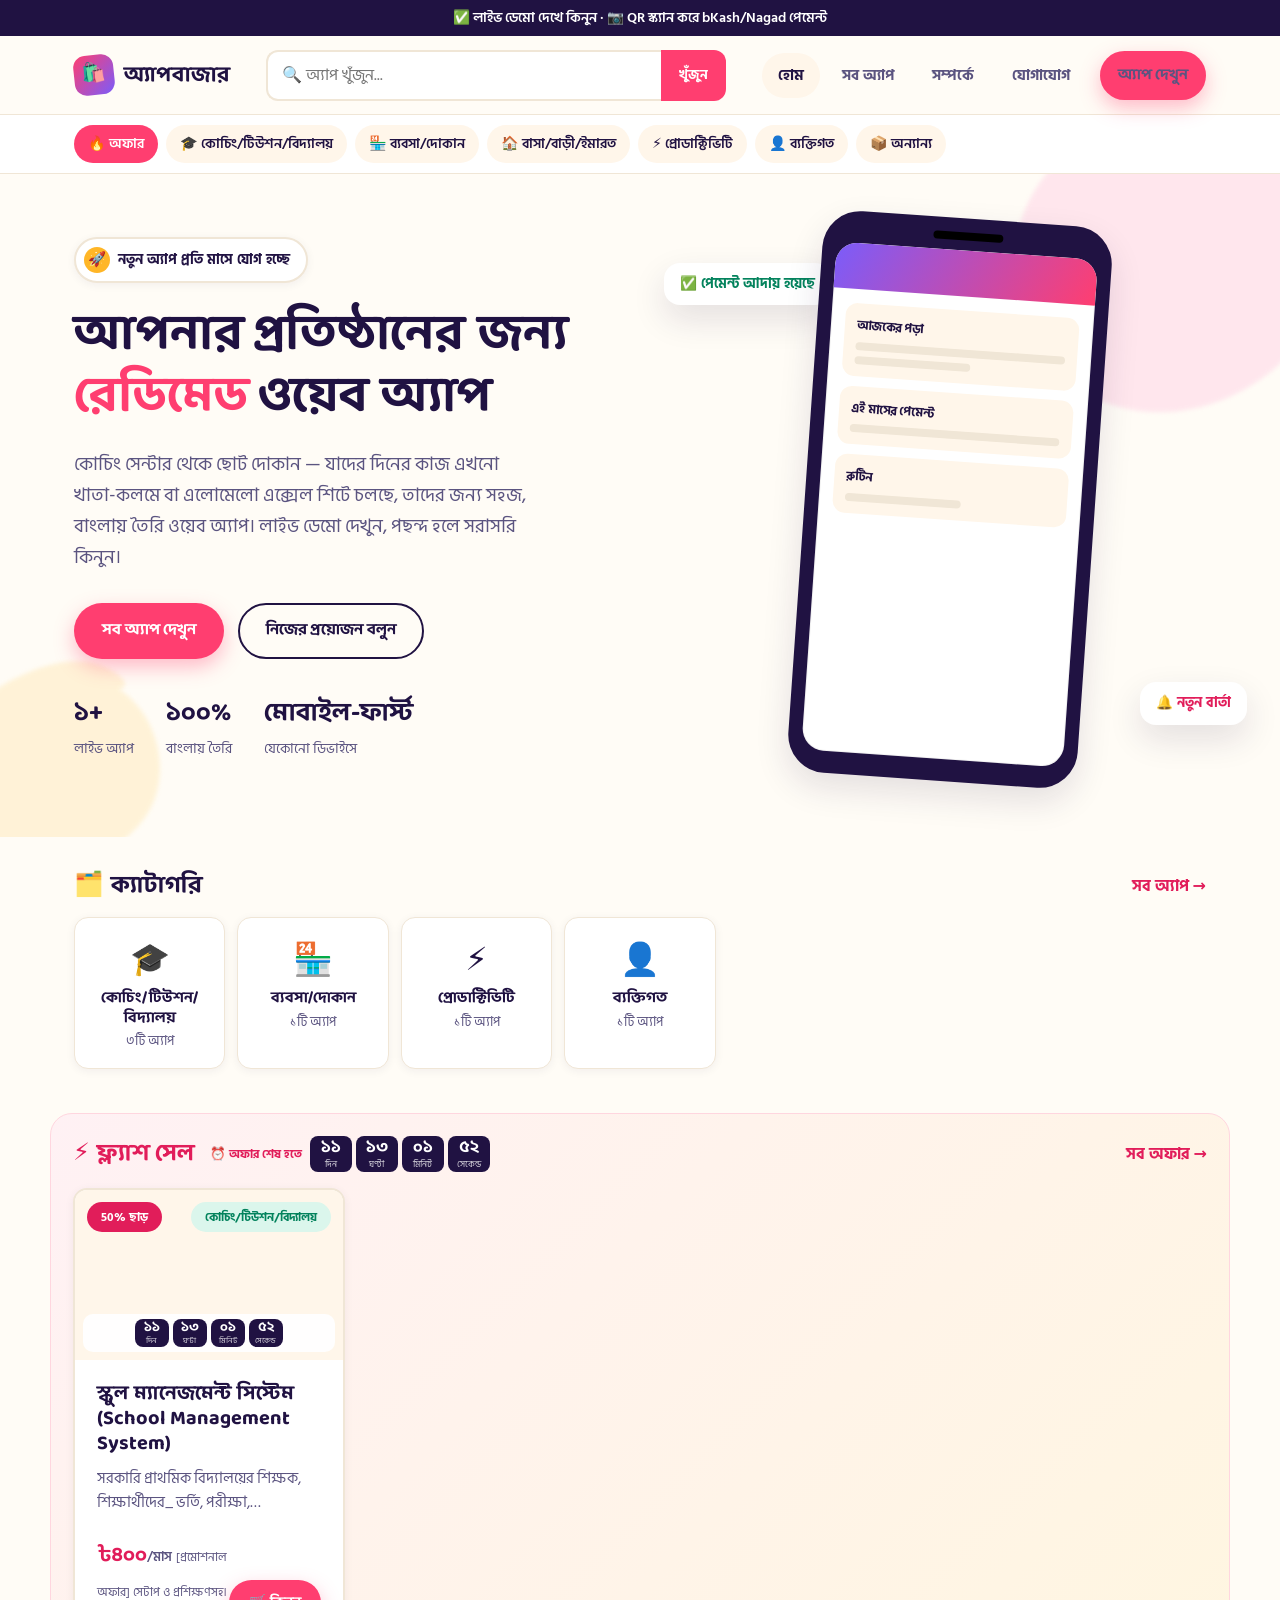
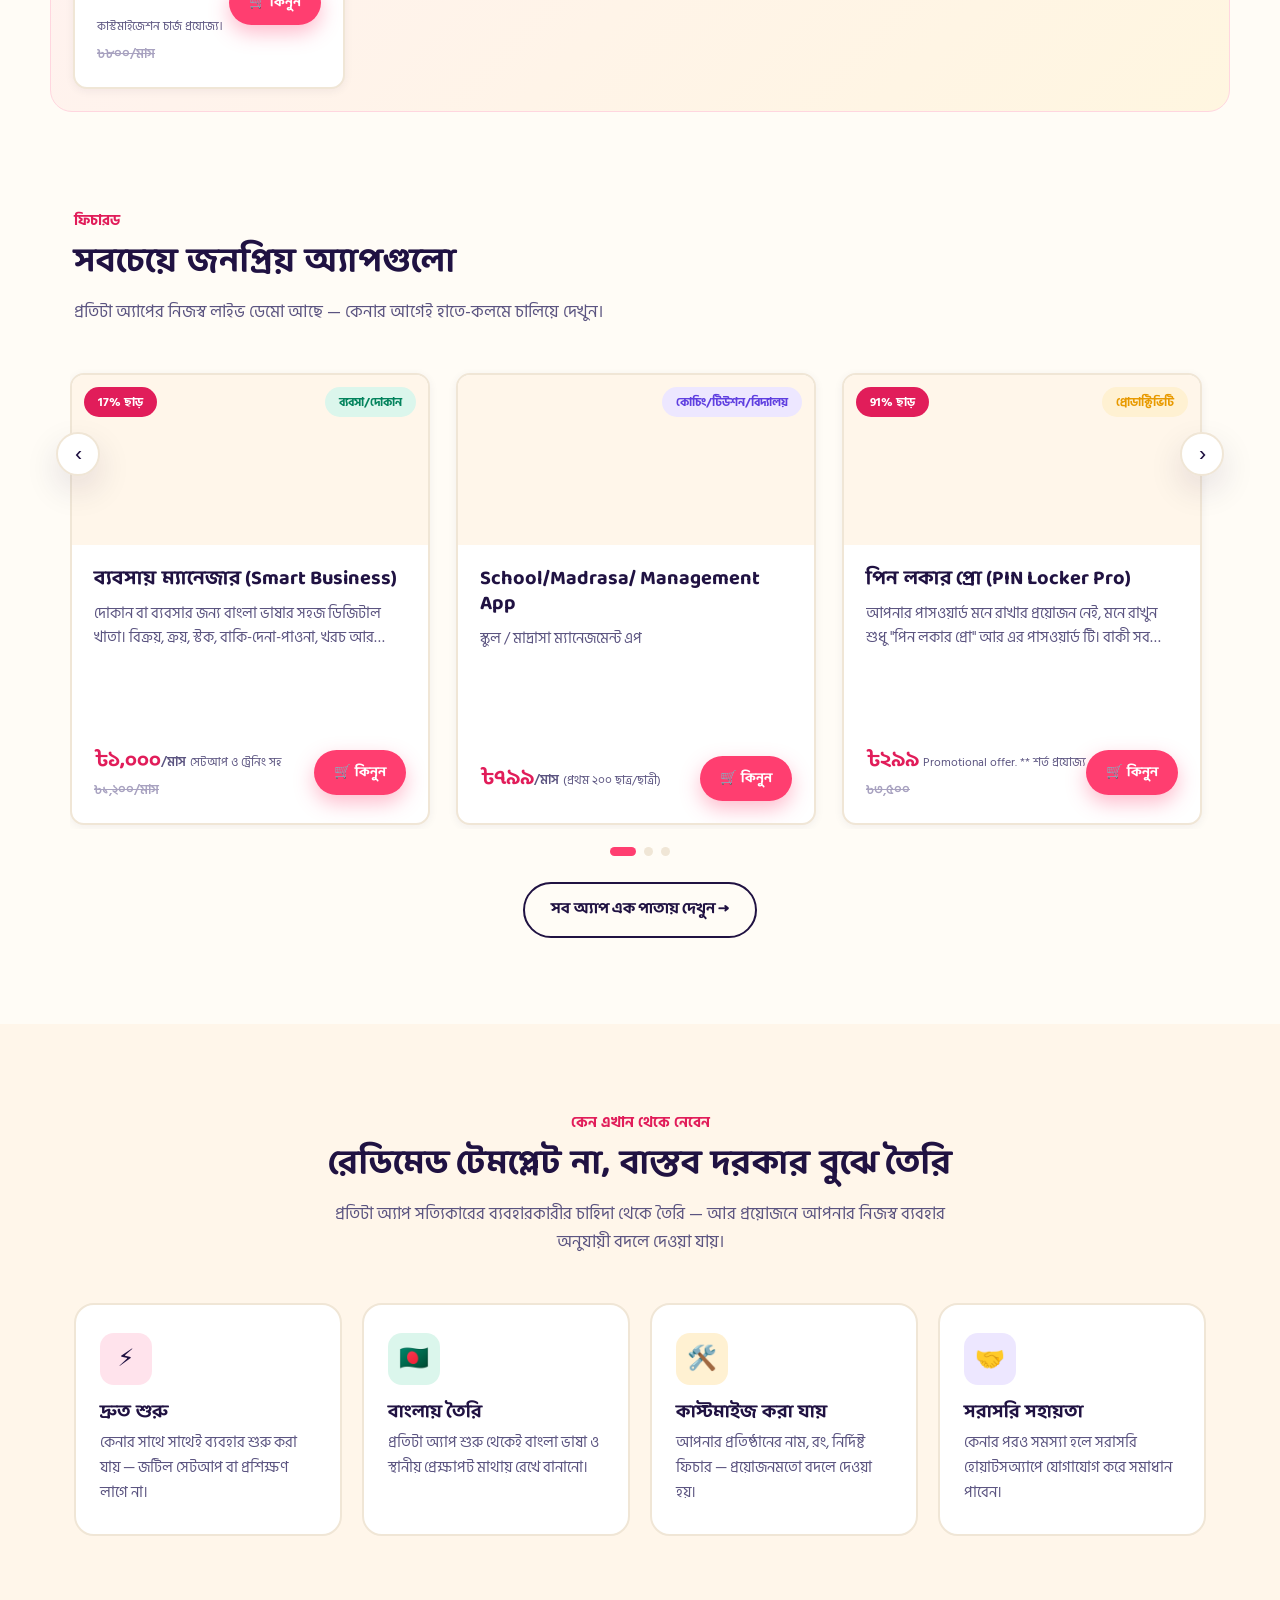
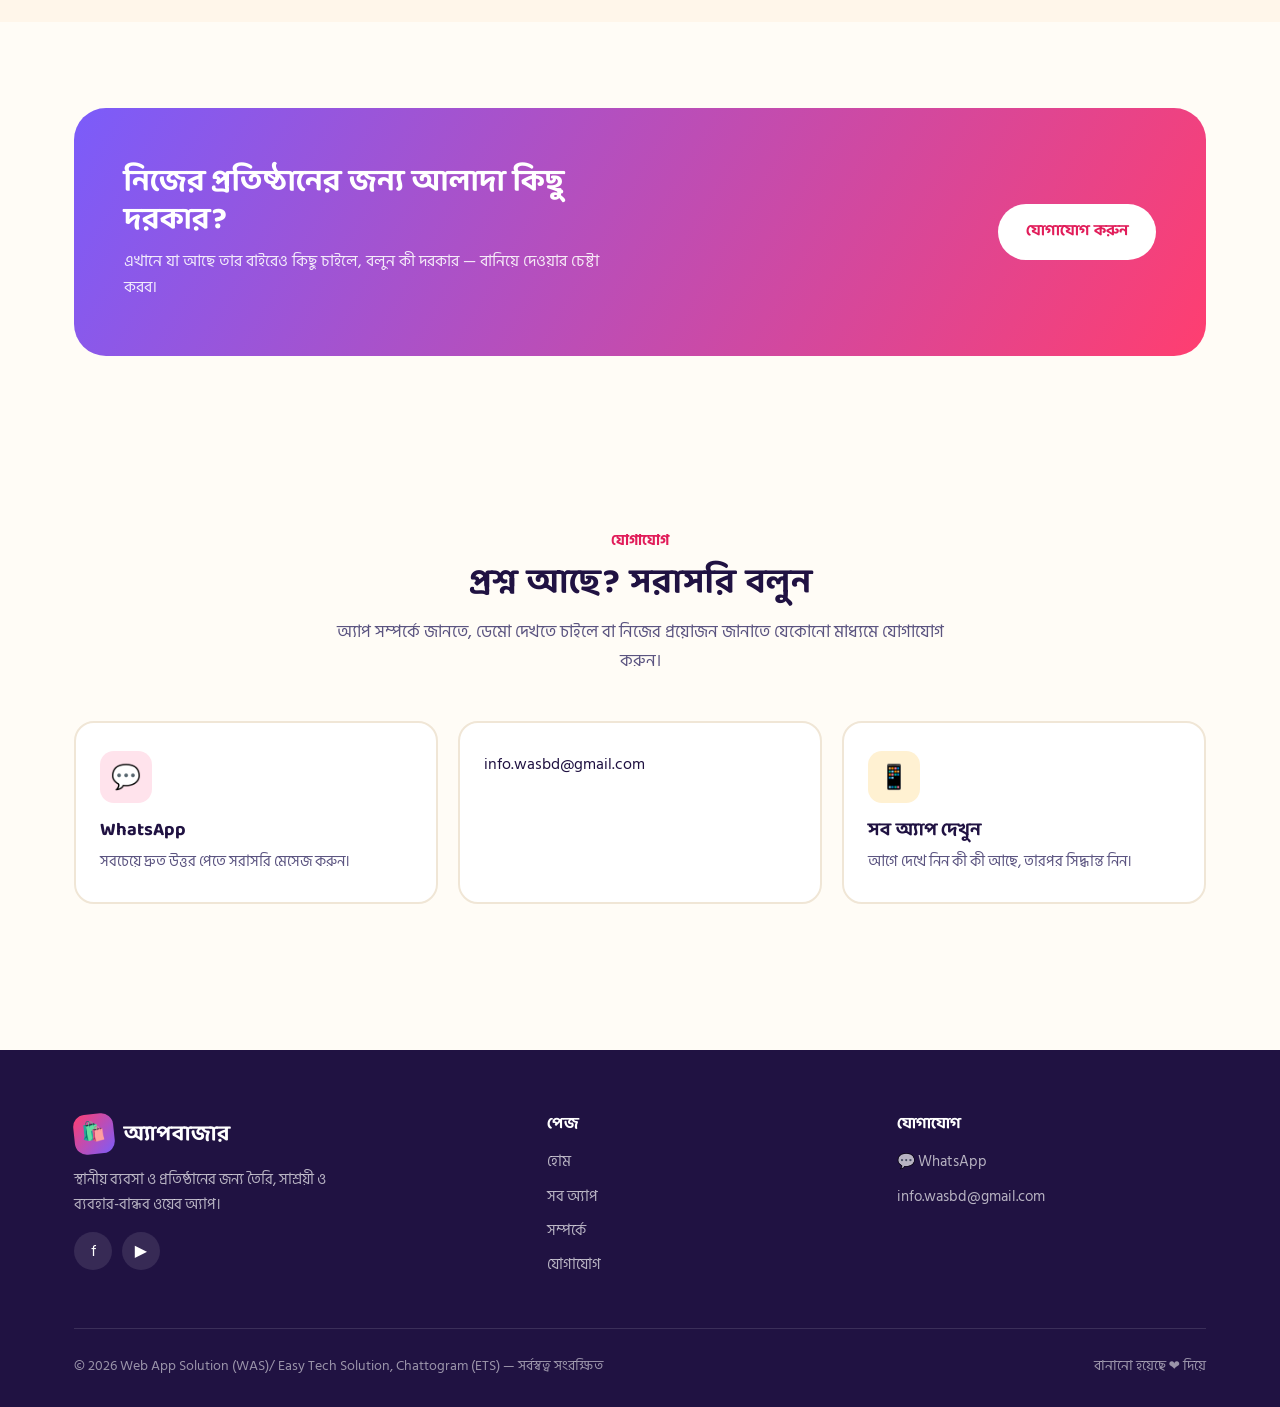
<file: index.html>
<!DOCTYPE html>
<html lang="bn">
<head>
<meta charset="UTF-8" />
<meta name="viewport" content="width=device-width, initial-scale=1.0" />
<title>অ্যাপবাজার — আপনার প্রতিষ্ঠানের জন্য তৈরি ওয়েব অ্যাপ</title>
<meta name="description" content="স্থানীয় ব্যবসা, কোচিং সেন্টার ও প্রতিষ্ঠানের জন্য তৈরি, ব্যবহার-বান্ধব ও সাশ্রয়ী ওয়েব অ্যাপ — লাইভ ডেমো দেখুন, সরাসরি কিনুন।" />
<link rel="icon" href="assets/icons/favicon.svg" type="image/svg+xml">
<link rel="preconnect" href="https://fonts.googleapis.com">
<link rel="preconnect" href="https://fonts.gstatic.com" crossorigin>
<link href="https://fonts.googleapis.com/css2?family=Baloo+Da+2:wght@500;600;700;800&family=Hind+Siliguri:wght@400;500;600;700&display=swap" rel="stylesheet">
<link rel="stylesheet" href="css/style.css">
</head>
<body data-page="home">

<header class="site-header">
  <div class="container">
    <a href="index.html" class="brand"><span class="brand-mark">🛍️</span> <span data-site-name>অ্যাপবাজার</span></a>
    <nav class="main-nav">
      <a href="index.html" data-page="home">হোম</a>
      <a href="apps.html" data-page="apps">সব অ্যাপ</a>
      <a href="index.html#about" data-page="about">সম্পর্কে</a>
      <a href="index.html#contact" data-page="contact">যোগাযোগ</a>
      <a class="btn btn-primary btn-sm nav-cta" href="apps.html">অ্যাপ দেখুন</a>
    </nav>
    <button class="nav-toggle" aria-label="মেনু">☰</button>
  </div>
</header>

<section class="hero">
  <div class="blob-field">
    <svg class="blob" width="420" height="420" style="top:-120px; right:-100px" viewBox="0 0 200 200" xmlns="http://www.w3.org/2000/svg">
      <path fill="#FFE3EC" d="M45.4,-58.4C58.4,-49.6,68.2,-34.7,71.9,-18.2C75.7,-1.7,73.4,16.4,65.1,31.2C56.9,46,42.6,57.5,26.5,64.2C10.4,70.9,-7.5,72.7,-24.3,68.1C-41,63.4,-56.7,52.2,-65.6,36.9C-74.6,21.6,-76.8,2.1,-72.6,-15.1C-68.5,-32.3,-58,-47.3,-44.3,-56.1C-30.6,-64.9,-15.3,-67.6,1.2,-69.2C17.7,-70.9,35.4,-71.4,45.4,-58.4Z" transform="translate(100 100)" />
    </svg>
    <svg class="blob" width="300" height="300" style="bottom:-80px; left:-90px" viewBox="0 0 200 200" xmlns="http://www.w3.org/2000/svg">
      <path fill="#FFF1D2" d="M39.5,-51.9C50.8,-44.5,59.4,-32.5,63.6,-18.7C67.9,-4.9,67.8,10.7,62.1,23.9C56.5,37.1,45.3,47.9,32.2,55.4C19.2,62.9,4.3,67,-10.9,66.8C-26.1,66.6,-41.7,62.1,-52.8,52.1C-64,42.1,-70.7,26.6,-72.1,10.4C-73.5,-5.8,-69.6,-22.7,-60.1,-35.6C-50.6,-48.5,-35.5,-57.4,-20.4,-63.4C-5.3,-69.4,9.9,-72.6,23.7,-68.9C37.5,-65.2,49.9,-54.6,39.5,-51.9Z" transform="translate(100 100)" />
    </svg>
  </div>
  <div class="container">
    <div>
      <span class="hero-eyebrow"><span class="dot">🚀</span> নতুন অ্যাপ প্রতি মাসে যোগ হচ্ছে</span>
      <h1>আপনার প্রতিষ্ঠানের জন্য<br><span class="accent">রেডিমেড</span> ওয়েব অ্যাপ</h1>
      <p class="hero-sub">কোচিং সেন্টার থেকে ছোট দোকান — যাদের দিনের কাজ এখনো খাতা-কলমে বা এলোমেলো এক্সেল শিটে চলছে, তাদের জন্য সহজ, বাংলায় তৈরি ওয়েব অ্যাপ। লাইভ ডেমো দেখুন, পছন্দ হলে সরাসরি কিনুন।</p>
      <div class="hero-ctas">
        <a class="btn btn-primary" href="apps.html">সব অ্যাপ দেখুন</a>
        <a class="btn btn-outline" href="index.html#contact">নিজের প্রয়োজন বলুন</a>
      </div>
      <div class="hero-stats">
        <div class="hero-stat"><b>১+</b><span>লাইভ অ্যাপ</span></div>
        <div class="hero-stat"><b>১০০%</b><span>বাংলায় তৈরি</span></div>
        <div class="hero-stat"><b>মোবাইল-ফার্স্ট</b><span>যেকোনো ডিভাইসে</span></div>
      </div>
    </div>
    <div class="hero-visual">
      <div class="float-chip c1">✅ পেমেন্ট আদায় হয়েছে</div>
      <div class="float-chip c2">🔔 নতুন বার্তা</div>
      <div class="phone-mock">
        <div class="phone-notch"></div>
        <div class="phone-screen">
          <div class="ps-bar"></div>
          <div class="ps-body">
            <div class="ps-card"><b>আজকের পড়া</b><div class="ps-line"></div><div class="ps-line short"></div></div>
            <div class="ps-card"><b>এই মাসের পেমেন্ট</b><div class="ps-line"></div></div>
            <div class="ps-card"><b>রুটিন</b><div class="ps-line short"></div></div>
          </div>
        </div>
      </div>
    </div>
  </div>
</section>

<section id="cat-tiles" class="shop-section">
  <div class="container">
    <div class="shop-head"><h2>🗂️ ক্যাটাগরি</h2><a href="apps.html">সব অ্যাপ →</a></div>
    <div class="cat-tiles" id="cat-tiles-row"></div>
  </div>
</section>

<section id="flash-sale" class="shop-section flash-section hidden">
  <div class="container">
    <div class="shop-head">
      <h2>⚡ ফ্ল্যাশ সেল</h2>
      <div id="flash-cd"></div>
      <a href="apps.html?offers=1">সব অফার →</a>
    </div>
    <div class="apps-grid" id="flash-grid"></div>
  </div>
</section>

<section id="apps">
  <div class="container">
    <div class="section-head">
      <span class="kicker">ফিচারড</span>
      <h2>সবচেয়ে জনপ্রিয় অ্যাপগুলো</h2>
      <p>প্রতিটা অ্যাপের নিজস্ব লাইভ ডেমো আছে — কেনার আগেই হাতে-কলমে চালিয়ে দেখুন।</p>
    </div>
    <div class="carousel" id="featured-carousel">
      <button class="carousel-arrow prev" id="featured-prev" aria-label="আগের অ্যাপ">‹</button>
      <div class="carousel-track" id="featured-apps-track"></div>
      <button class="carousel-arrow next" id="featured-next" aria-label="পরের অ্যাপ">›</button>
    </div>
    <div class="carousel-dots" id="featured-dots"></div>
    <div style="text-align:center; margin-top:26px">
      <a class="btn btn-outline" href="apps.html">সব অ্যাপ এক পাতায় দেখুন →</a>
    </div>
  </div>
</section>

<section id="about" style="background:var(--bg-alt)">
  <div class="container">
    <div class="section-head center">
      <span class="kicker">কেন এখান থেকে নেবেন</span>
      <h2>রেডিমেড টেমপ্লেট না, বাস্তব দরকার বুঝে তৈরি</h2>
      <p>প্রতিটা অ্যাপ সত্যিকারের ব্যবহারকারীর চাহিদা থেকে তৈরি — আর প্রয়োজনে আপনার নিজস্ব ব্যবহার অনুযায়ী বদলে দেওয়া যায়।</p>
    </div>
    <div class="value-grid">
      <div class="value-card">
        <div class="value-icon">⚡</div>
        <h3>দ্রুত শুরু</h3>
        <p>কেনার সাথে সাথেই ব্যবহার শুরু করা যায় — জটিল সেটআপ বা প্রশিক্ষণ লাগে না।</p>
      </div>
      <div class="value-card">
        <div class="value-icon">🇧🇩</div>
        <h3>বাংলায় তৈরি</h3>
        <p>প্রতিটা অ্যাপ শুরু থেকেই বাংলা ভাষা ও স্থানীয় প্রেক্ষাপট মাথায় রেখে বানানো।</p>
      </div>
      <div class="value-card">
        <div class="value-icon">🛠️</div>
        <h3>কাস্টমাইজ করা যায়</h3>
        <p>আপনার প্রতিষ্ঠানের নাম, রং, নির্দিষ্ট ফিচার — প্রয়োজনমতো বদলে দেওয়া হয়।</p>
      </div>
      <div class="value-card">
        <div class="value-icon">🤝</div>
        <h3>সরাসরি সহায়তা</h3>
        <p>কেনার পরও সমস্যা হলে সরাসরি হোয়াটসঅ্যাপে যোগাযোগ করে সমাধান পাবেন।</p>
      </div>
    </div>
  </div>
</section>

<section>
  <div class="container">
    <div class="cta-band">
      <div>
        <h2>নিজের প্রতিষ্ঠানের জন্য আলাদা কিছু দরকার?</h2>
        <p>এখানে যা আছে তার বাইরেও কিছু চাইলে, বলুন কী দরকার — বানিয়ে দেওয়ার চেষ্টা করব।</p>
      </div>
      <a class="btn btn-primary" href="index.html#contact">যোগাযোগ করুন</a>
    </div>
  </div>
</section>

<section id="contact">
  <div class="container">
    <div class="section-head center">
      <span class="kicker">যোগাযোগ</span>
      <h2>প্রশ্ন আছে? সরাসরি বলুন</h2>
      <p>অ্যাপ সম্পর্কে জানতে, ডেমো দেখতে চাইলে বা নিজের প্রয়োজন জানাতে যেকোনো মাধ্যমে যোগাযোগ করুন।</p>
    </div>
    <div class="value-grid" style="grid-template-columns:repeat(3,1fr)">
      <a class="value-card" data-whatsapp-link href="#" target="_blank" rel="noopener">
        <div class="value-icon">💬</div>
        <h3>WhatsApp</h3>
        <p>সবচেয়ে দ্রুত উত্তর পেতে সরাসরি মেসেজ করুন।</p>
      </a>
      <a class="value-card" data-email href="#">
        <div class="value-icon">✉️</div>
        <h3>ইমেইল</h3>
        <p>বিস্তারিত প্রয়োজন লিখে জানাতে চাইলে ইমেইল করুন।</p>
      </a>
      <a class="value-card" href="apps.html">
        <div class="value-icon">📱</div>
        <h3>সব অ্যাপ দেখুন</h3>
        <p>আগে দেখে নিন কী কী আছে, তারপর সিদ্ধান্ত নিন।</p>
      </a>
    </div>
  </div>
</section>

<footer class="site-footer">
  <div class="container">
    <div class="footer-grid">
      <div>
        <a href="index.html" class="brand"><span class="brand-mark">🛍️</span> <span data-site-name>অ্যাপবাজার</span></a>
        <p style="margin-top:14px; max-width:34ch">স্থানীয় ব্যবসা ও প্রতিষ্ঠানের জন্য তৈরি, সাশ্রয়ী ও ব্যবহার-বান্ধব ওয়েব অ্যাপ।</p>
        <div class="social-row">
          <a href="#" aria-label="Facebook">f</a>
          <a href="#" aria-label="YouTube">▶</a>
        </div>
      </div>
      <div class="footer-col">
        <h4>পেজ</h4>
        <a href="index.html">হোম</a>
        <a href="apps.html">সব অ্যাপ</a>
        <a href="index.html#about">সম্পর্কে</a>
        <a href="index.html#contact">যোগাযোগ</a>
      </div>
      <div class="footer-col">
        <h4>যোগাযোগ</h4>
        <a data-whatsapp-link href="#" target="_blank" rel="noopener">💬 WhatsApp</a>
        <a data-email href="#">✉️ ইমেইল</a>
      </div>
    </div>
    <div class="footer-bottom">
      <span>© <span data-year></span> <span data-owner-name>অ্যাপবাজার</span> — সর্বস্বত্ব সংরক্ষিত</span>
      <span>বানানো হয়েছে ❤️ দিয়ে</span>
    </div>
  </div>
</footer>

<script src="js/products.js"></script>
<script src="js/main.js"></script>
</body>
</html>
</file>
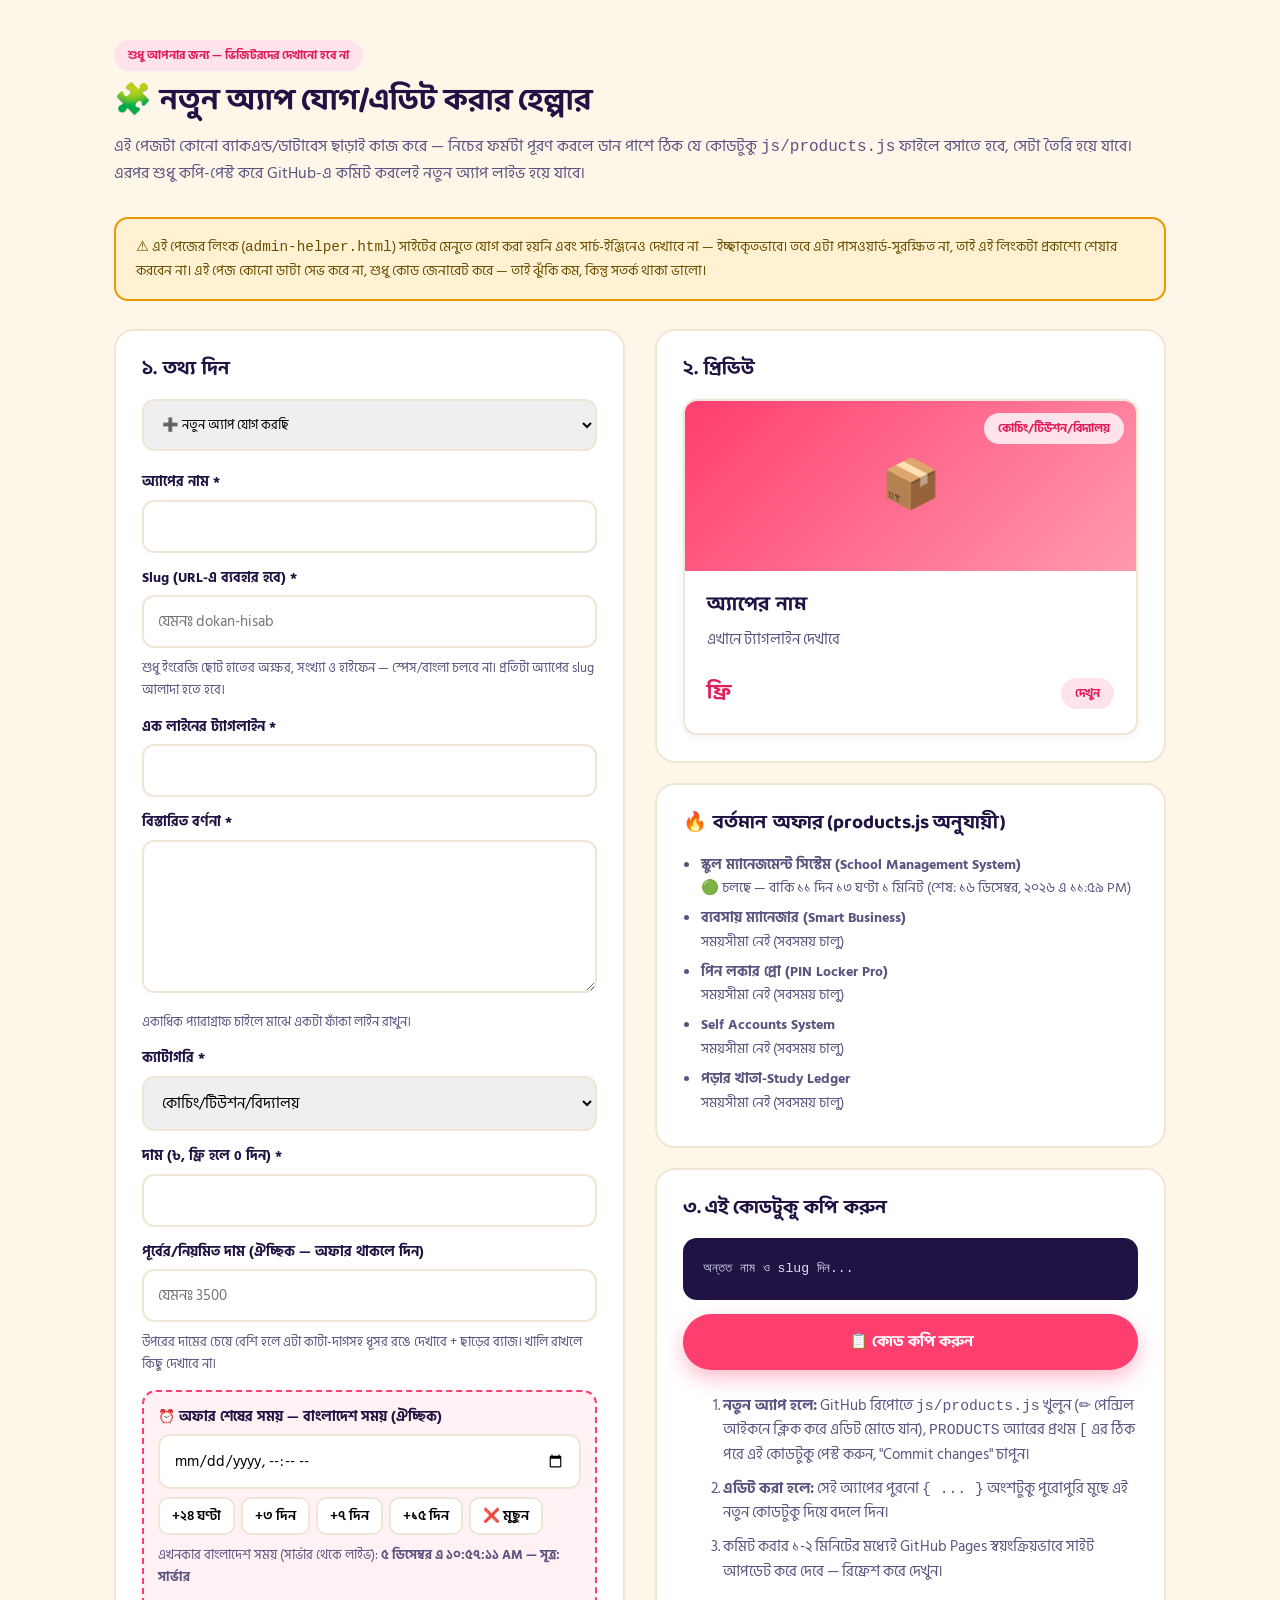
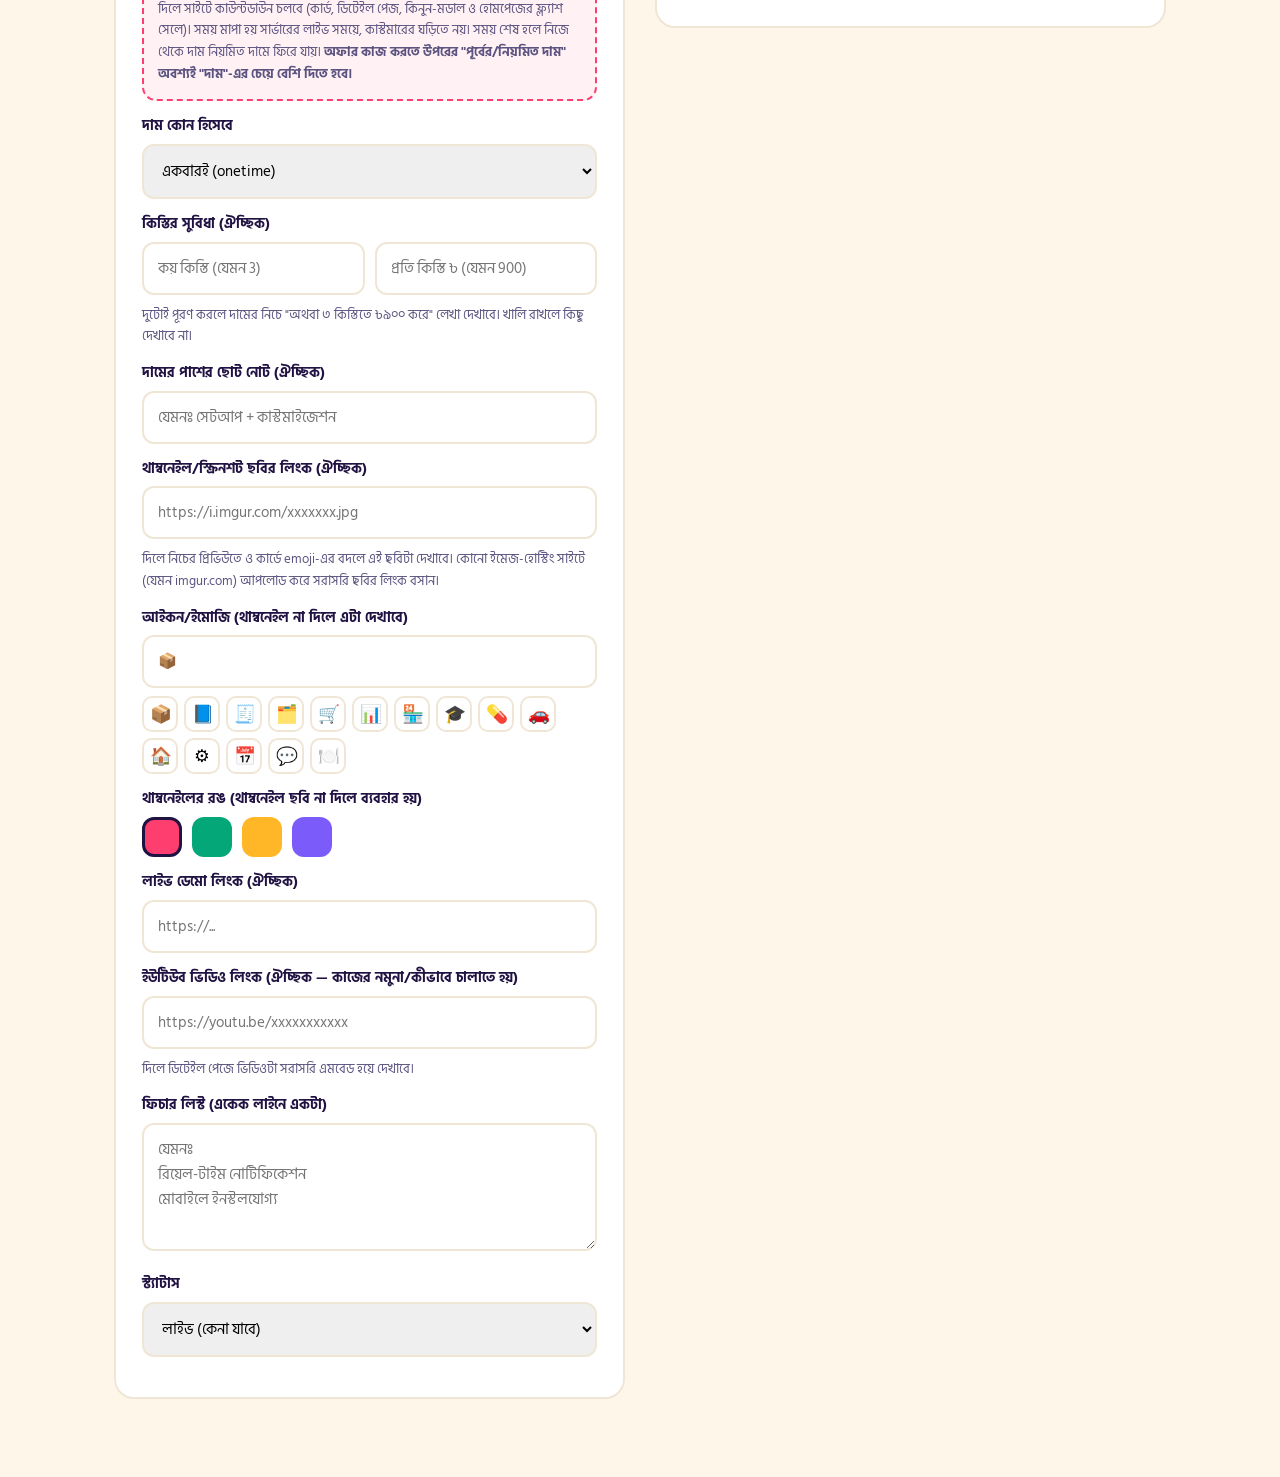
<file: admin-helper.html>
<!DOCTYPE html>
<html lang="bn">
<head>
<meta charset="UTF-8" />
<meta name="viewport" content="width=device-width, initial-scale=1.0" />
<title>অ্যাপ যোগ/এডিট হেল্পার — অ্যাপবাজার</title>
<meta name="robots" content="noindex, nofollow" />
<link rel="icon" href="assets/icons/favicon.svg" type="image/svg+xml">
<link rel="preconnect" href="https://fonts.googleapis.com">
<link rel="preconnect" href="https://fonts.gstatic.com" crossorigin>
<link href="https://fonts.googleapis.com/css2?family=Baloo+Da+2:wght@500;600;700;800&family=Hind+Siliguri:wght@400;500;600;700&display=swap" rel="stylesheet">
<link rel="stylesheet" href="css/style.css">
<style>
  body{ background:var(--bg-alt); }
  .helper-wrap{ max-width:1100px; margin:0 auto; padding:40px 24px 80px; }
  .helper-head{ margin-bottom:30px; }
  .helper-head h1{ font-size:1.9rem; }
  .warn-box{
    background:#FFF1D2; border:2px solid var(--yellow-dark); border-radius:14px; padding:16px 20px;
    font-size:.9rem; margin-bottom:28px; color:#6b4f00;
  }
  .helper-grid{ display:grid; grid-template-columns:1fr 1fr; gap:30px; align-items:start; }
  .helper-card{ background:#fff; border:2px solid var(--border); border-radius:var(--radius); padding:26px; }
  .helper-card h2{ font-size:1.2rem; margin-bottom:18px; }
  .mode-row{ display:flex; gap:8px; margin-bottom:20px; }
  .mode-row select{ flex:1; padding:12px 14px; border-radius:12px; border:2px solid var(--border); font-family:var(--font-body); }
  .accent-swatch-row{ display:flex; gap:10px; }
  .accent-swatch{
    width:40px; height:40px; border-radius:12px; border:3px solid transparent; cursor:pointer;
  }
  .accent-swatch.selected{ border-color:var(--ink); }
  .icon-suggest-row{ display:flex; gap:6px; flex-wrap:wrap; margin-top:8px; }
  .icon-suggest-row button{
    width:36px; height:36px; border-radius:10px; border:2px solid var(--border); background:#fff; font-size:1.1rem;
  }
  .code-out{
    background:var(--ink); color:#dfe0ff; border-radius:14px; padding:20px; font-family:monospace;
    font-size:.82rem; white-space:pre-wrap; word-break:break-word; max-height:420px; overflow-y:auto;
  }
  .preview-note{ font-size:.82rem; color:var(--ink-soft); margin-top:10px; }
  .steps-mini{ margin-top:24px; }
  .steps-mini li{ margin-bottom:10px; font-size:.92rem; color:var(--ink-soft); }
  .sticky-actions{ position:sticky; top:20px; }
  .offer-field{ background:#FFF1F4; border:2px dashed var(--pink); border-radius:14px; padding:14px; }
  .quick-row{ display:flex; gap:6px; flex-wrap:wrap; margin-top:8px; }
  .quick-row button{ border:2px solid var(--border); background:#fff; border-radius:10px; padding:6px 12px; font-weight:600; font-size:.85rem; }
  .quick-row button:hover{ border-color:var(--pink); color:var(--pink-dark); }
  .offer-warn{ margin-top:8px; background:#FFF1D2; border:1px solid var(--yellow-dark); color:#6b4f00; border-radius:10px; padding:8px 12px; font-size:.84rem; }
  .offer-list li{ margin-bottom:6px; font-size:.9rem; color:var(--ink-soft); }
</style>
</head>
<body>

<div class="helper-wrap">
  <div class="helper-head">
    <span class="tag pink">শুধু আপনার জন্য — ভিজিটরদের দেখানো হবে না</span>
    <h1 style="margin-top:12px">🧩 নতুন অ্যাপ যোগ/এডিট করার হেল্পার</h1>
    <p>এই পেজটা কোনো ব্যাকএন্ড/ডাটাবেস ছাড়াই কাজ করে — নিচের ফর্মটা পূরণ করলে ডান পাশে ঠিক যে কোডটুকু <code>js/products.js</code> ফাইলে বসাতে হবে, সেটা তৈরি হয়ে যাবে। এরপর শুধু কপি-পেস্ট করে GitHub-এ কমিট করলেই নতুন অ্যাপ লাইভ হয়ে যাবে।</p>
  </div>

  <div class="warn-box">
    ⚠️ এই পেজের লিংক (<code>admin-helper.html</code>) সাইটের মেনুতে যোগ করা হয়নি এবং সার্চ-ইঞ্জিনেও দেখাবে না — ইচ্ছাকৃতভাবে। তবে এটা পাসওয়ার্ড-সুরক্ষিত না, তাই এই লিংকটা প্রকাশ্যে শেয়ার করবেন না। এই পেজ কোনো ডাটা সেভ করে না, শুধু কোড জেনারেট করে — তাই ঝুঁকি কম, কিন্তু সতর্ক থাকা ভালো।
  </div>

  <div class="helper-grid">
    <div class="helper-card">
      <h2>১. তথ্য দিন</h2>
      <div class="mode-row">
        <select id="mode-select">
          <option value="new">➕ নতুন অ্যাপ যোগ করছি</option>
          <option value="edit">✏️ বিদ্যমান অ্যাপ এডিট করছি</option>
        </select>
        <select id="existing-select" class="hidden"></select>
      </div>

      <form id="app-form">
        <div class="form-field">
          <label>অ্যাপের নাম *</label>
          <input type="text" name="name" id="f-name" required />
        </div>
        <div class="form-field">
          <label>Slug (URL-এ ব্যবহার হবে) *</label>
          <input type="text" name="slug" id="f-slug" required pattern="[a-z0-9\-]+" placeholder="যেমনঃ dokan-hisab" />
          <div class="preview-note">শুধু ইংরেজি ছোট হাতের অক্ষর, সংখ্যা ও হাইফেন — স্পেস/বাংলা চলবে না। প্রতিটা অ্যাপের slug আলাদা হতে হবে।</div>
        </div>
        <div class="form-field">
          <label>এক লাইনের ট্যাগলাইন *</label>
          <input type="text" name="tagline" id="f-tagline" required />
        </div>
        <div class="form-field">
          <label>বিস্তারিত বর্ণনা *</label>
          <textarea name="description" id="f-description" rows="5" required></textarea>
          <div class="preview-note">একাধিক প্যারাগ্রাফ চাইলে মাঝে একটা ফাঁকা লাইন রাখুন।</div>
        </div>
        <div class="form-field">
          <label>ক্যাটাগরি *</label>
          <select name="category" id="f-category" required></select>
        </div>
        <div class="form-field">
          <label>দাম (৳, ফ্রি হলে 0 দিন) *</label>
          <input type="number" name="price" id="f-price" min="0" required />
        </div>
        <div class="form-field">
          <label>পূর্বের/নিয়মিত দাম (ঐচ্ছিক — অফার থাকলে দিন)</label>
          <input type="number" name="originalPrice" id="f-originalPrice" min="0" placeholder="যেমনঃ 3500" />
          <div class="preview-note">উপরের দামের চেয়ে বেশি হলে এটা কাটা-দাগসহ ধূসর রঙে দেখাবে + ছাড়ের ব্যাজ। খালি রাখলে কিছু দেখাবে না।</div>
        </div>
        <div class="form-field offer-field">
          <label>⏰ অফার শেষের সময় — বাংলাদেশ সময় (ঐচ্ছিক)</label>
          <input type="datetime-local" name="offerEnds" id="f-offerEnds" />
          <div class="quick-row">
            <button type="button" data-add-hours="24">+২৪ ঘণ্টা</button>
            <button type="button" data-add-hours="72">+৩ দিন</button>
            <button type="button" data-add-hours="168">+৭ দিন</button>
            <button type="button" data-add-hours="360">+১৫ দিন</button>
            <button type="button" id="clear-offer">❌ মুছুন</button>
          </div>
          <div class="preview-note">এখনকার বাংলাদেশ সময় (সার্ভার থেকে লাইভ): <b id="bd-now">লোড হচ্ছে...</b></div>
          <div class="preview-note">দিলে সাইটে কাউন্টডাউন চলবে (কার্ড, ডিটেইল পেজ, কিনুন-মডাল ও হোমপেজের ফ্ল্যাশ সেলে)। সময় মাপা হয় সার্ভারের লাইভ সময়ে, কাস্টমারের ঘড়িতে নয়। সময় শেষ হলে নিজে থেকে দাম নিয়মিত দামে ফিরে যায়। <b>অফার কাজ করতে উপরের "পূর্বের/নিয়মিত দাম" অবশ্যই "দাম"-এর চেয়ে বেশি দিতে হবে।</b></div>
          <div class="offer-warn hidden" id="offer-warn"></div>
        </div>
        <div class="form-field">
          <label>দাম কোন হিসেবে</label>
          <select name="billing" id="f-billing">
            <option value="onetime">একবারই (onetime)</option>
            <option value="monthly">মাসিক — দামের পাশে "/মাস" বসবে</option>
            <option value="yearly">বাৎসরিক — দামের পাশে "/বছর" বসবে</option>
          </select>
        </div>
        <div class="form-field">
          <label>কিস্তির সুবিধা (ঐচ্ছিক)</label>
          <div style="display:flex; gap:10px">
            <input type="number" id="f-insCount" min="0" placeholder="কয় কিস্তি (যেমন 3)" style="flex:1" />
            <input type="number" id="f-insAmount" min="0" placeholder="প্রতি কিস্তি ৳ (যেমন 900)" style="flex:1" />
          </div>
          <div class="preview-note">দুটোই পূরণ করলে দামের নিচে "অথবা ৩ কিস্তিতে ৳৯০০ করে" লেখা দেখাবে। খালি রাখলে কিছু দেখাবে না।</div>
        </div>
        <div class="form-field">
          <label>দামের পাশের ছোট নোট (ঐচ্ছিক)</label>
          <input type="text" name="priceNote" id="f-priceNote" placeholder="যেমনঃ সেটআপ + কাস্টমাইজেশন" />
        </div>
        <div class="form-field">
          <label>থাম্বনেইল/স্ক্রিনশট ছবির লিংক (ঐচ্ছিক)</label>
          <input type="url" name="thumbnail" id="f-thumbnail" placeholder="https://i.imgur.com/xxxxxxx.jpg" />
          <div class="preview-note">দিলে নিচের প্রিভিউতে ও কার্ডে emoji-এর বদলে এই ছবিটা দেখাবে। কোনো ইমেজ-হোস্টিং সাইটে (যেমন imgur.com) আপলোড করে সরাসরি ছবির লিংক বসান।</div>
        </div>
        <div class="form-field">
          <label>আইকন/ইমোজি (থাম্বনেইল না দিলে এটা দেখাবে)</label>
          <input type="text" name="icon" id="f-icon" placeholder="📦" />
          <div class="icon-suggest-row" id="icon-suggest"></div>
        </div>
        <div class="form-field">
          <label>থাম্বনেইলের রঙ (থাম্বনেইল ছবি না দিলে ব্যবহার হয়)</label>
          <div class="accent-swatch-row" id="accent-row"></div>
          <input type="hidden" name="accent" id="f-accent" value="pink" />
        </div>
        <div class="form-field">
          <label>লাইভ ডেমো লিংক (ঐচ্ছিক)</label>
          <input type="url" name="demoUrl" id="f-demoUrl" placeholder="https://..." />
        </div>
        <div class="form-field">
          <label>ইউটিউব ভিডিও লিংক (ঐচ্ছিক — কাজের নমুনা/কীভাবে চালাতে হয়)</label>
          <input type="url" name="youtubeUrl" id="f-youtubeUrl" placeholder="https://youtu.be/xxxxxxxxxxx" />
          <div class="preview-note">দিলে ডিটেইল পেজে ভিডিওটা সরাসরি এমবেড হয়ে দেখাবে।</div>
        </div>
        <div class="form-field">
          <label>ফিচার লিস্ট (একেক লাইনে একটা)</label>
          <textarea name="features" id="f-features" rows="4" placeholder="যেমনঃ&#10;রিয়েল-টাইম নোটিফিকেশন&#10;মোবাইলে ইনস্টলযোগ্য"></textarea>
        </div>
        <div class="form-field">
          <label>স্ট্যাটাস</label>
          <select name="status" id="f-status">
            <option value="live">লাইভ (কেনা যাবে)</option>
            <option value="soon">শীঘ্রই আসছে (শুধু প্রিভিউ)</option>
          </select>
        </div>
      </form>
    </div>

    <div class="sticky-actions">
      <div class="helper-card" style="margin-bottom:20px">
        <h2>২. প্রিভিউ</h2>
        <div class="apps-grid" style="grid-template-columns:1fr" id="live-preview"></div>
      </div>
      <div class="helper-card" style="margin-bottom:20px">
        <h2>🔥 বর্তমান অফার (products.js অনুযায়ী)</h2>
        <ul class="offer-list" id="offer-list" style="padding-left:18px; margin:0"></ul>
      </div>
      <div class="helper-card">
        <h2>৩. এই কোডটুকু কপি করুন</h2>
        <div id="code-output" class="code-out">ফর্ম পূরণ শুরু করুন...</div>
        <button class="btn btn-primary btn-block" id="copy-code-btn" style="margin-top:14px">📋 কোড কপি করুন</button>
        <ol class="steps-mini">
          <li><b>নতুন অ্যাপ হলে:</b> GitHub রিপোতে <code>js/products.js</code> খুলুন (✏️ পেন্সিল আইকনে ক্লিক করে এডিট মোডে যান), <code>PRODUCTS</code> অ্যারের প্রথম <code>[</code> এর ঠিক পরে এই কোডটুকু পেস্ট করুন, "Commit changes" চাপুন।</li>
          <li><b>এডিট করা হলে:</b> সেই অ্যাপের পুরনো <code>{ ... }</code> অংশটুকু পুরোপুরি মুছে এই নতুন কোডটুকু দিয়ে বদলে দিন।</li>
          <li>কমিট করার ১-২ মিনিটের মধ্যেই GitHub Pages স্বয়ংক্রিয়ভাবে সাইট আপডেট করে দেবে — রিফ্রেশ করে দেখুন।</li>
        </ol>
      </div>
    </div>
  </div>
</div>

<script src="js/products.js"></script>
<script>
/* ---------- সার্ভারের লাইভ সময় (সাইটের মতোই) ---------- */
let _timeOffset = 0, _timeSource = 'device';
function nowMs(){ return Date.now() + _timeOffset; }
function withTimeout(pr, ms){ return Promise.race([pr, new Promise((_,rej)=> setTimeout(()=>rej(new Error('timeout')), ms))]); }
async function offsetFromOwnServer(){
  const t0 = Date.now();
  const r = await fetch(location.pathname + '?_t=' + t0, { method:'HEAD', cache:'no-store' });
  const t1 = Date.now();
  const d = r.headers.get('date'); if(!d) throw new Error('no date');
  return Date.parse(d) + (Number(r.headers.get('age'))||0)*1000 + 500 - (t0+t1)/2;
}
async function offsetFromTimeApi(){
  const t0 = Date.now();
  const j = await (await fetch('https://worldtimeapi.org/api/timezone/Asia/Dhaka', { cache:'no-store' })).json();
  return Date.parse(j.utc_datetime) - (Date.now()+t0)/2;
}
async function syncServerTime(){
  try{ _timeOffset = await withTimeout(offsetFromOwnServer(), 2500); _timeSource='server'; return; }catch(e){}
  try{ _timeOffset = await withTimeout(offsetFromTimeApi(), 2500); _timeSource='api'; return; }catch(e){}
  _timeOffset = 0; _timeSource = 'device';
}
const BD_OFFSET_MS = 6*3600*1000;   // বাংলাদেশ = UTC+6
/* ms → datetime-local ইনপুটের মান ("YYYY-MM-DDTHH:MM", বাংলাদেশ সময়ে) */
function toBdLocalInput(ms){ return new Date(ms + BD_OFFSET_MS).toISOString().slice(0,16); }
/* ইনপুটের মান → offerEnds স্ট্রিং, সবসময় +06:00 সহ (অ্যাডমিনের ডিভাইসের টাইমজোন যাই হোক) */
function fromBdLocalInput(v){ return v ? v + ':00+06:00' : ''; }
function bdText(ms){ return new Date(ms).toLocaleString('bn-BD',{timeZone:'Asia/Dhaka', day:'numeric', month:'long', year:'numeric', hour:'numeric', minute:'2-digit'}); }
function leftText(ms){
  const left = ms - nowMs();
  if(left<=0) return 'শেষ হয়ে গেছে';
  const d=Math.floor(left/86400000), h=Math.floor(left%86400000/3600000), m=Math.floor(left%3600000/60000);
  return `বাকি ${d?d.toLocaleString('bn-BD')+' দিন ':''}${h.toLocaleString('bn-BD')} ঘণ্টা ${m.toLocaleString('bn-BD')} মিনিট`;
}
function renderBdNow(){
  const el = document.getElementById('bd-now'); if(!el) return;
  const src = {server:'সার্ভার', api:'ইন্টারনেট ঘড়ি', device:'⚠️ ডিভাইসের ঘড়ি (সার্ভারের সময় পাওয়া যায়নি — লোকালি ফাইল খুললে এমন হয়)'}[_timeSource];
  el.textContent = new Date(nowMs()).toLocaleString('bn-BD',{timeZone:'Asia/Dhaka', day:'numeric', month:'long', hour:'numeric', minute:'2-digit', second:'2-digit'}) + ' — সূত্র: ' + src;
}
function renderOfferList(){
  const ul = document.getElementById('offer-list'); if(!ul) return;
  const rows = PRODUCTS.filter(p=>p.offerEnds || p.originalPrice>p.price).map(p=>{
    const e = p.offerEnds ? Date.parse(p.offerEnds) : null;
    const state = e===null ? 'সময়সীমা নেই (সবসময় চালু)' : (e>nowMs() ? '🟢 চলছে — ' + leftText(e) + ' (শেষ: ' + bdText(e) + ')' : '🔴 শেষ — দাম নিয়মিত দামে ফিরে গেছে');
    return `<li><b>${p.name}</b><br>${state}</li>`;
  });
  ul.innerHTML = rows.length ? rows.join('') : '<li>এখন কোনো অ্যাপে অফার সেট করা নেই।</li>';
}
document.querySelectorAll('[data-add-hours]').forEach(btn=> btn.addEventListener('click', ()=>{
  document.getElementById('f-offerEnds').value = toBdLocalInput(nowMs() + Number(btn.dataset.addHours)*3600000);
  generate();
}));
document.getElementById('clear-offer').addEventListener('click', ()=>{ document.getElementById('f-offerEnds').value=''; generate(); });

const ACCENTS = ['pink','teal','yellow','violet'];
const ACCENT_HEX = { pink:'#FF3E70', teal:'#04A777', yellow:'#FFB627', violet:'#7B5CFA' };
const ICON_SUGGESTIONS = ['📦','📘','🧾','🗂️','🛒','📊','🏪','🎓','💊','🚗','🏠','⚙️','📅','💬','🍽️'];

function slugify(text){
  return text.toLowerCase().trim()
    .replace(/[^\u0980-\u09FFa-z0-9\s-]/g,'')
    .replace(/\s+/g,'-');
}

// ক্যাটাগরি ড্রপডাউন — products.js-এর CATEGORIES থেকেই আসে, তাই সবসময় সিঙ্কড থাকবে
const catSelect = document.getElementById('f-category');
catSelect.innerHTML = CATEGORIES.map(c=>`<option value="${c.id}">${c.label}</option>`).join('');

// বিদ্যমান অ্যাপের ড্রপডাউন (এডিট মোডের জন্য)
const existingSelect = document.getElementById('existing-select');
existingSelect.innerHTML = `<option value="">-- অ্যাপ বেছে নিন --</option>` +
  PRODUCTS.map(p=>`<option value="${p.slug}">${p.name}</option>`).join('');

// আইকন সাজেশন বাটন
document.getElementById('icon-suggest').innerHTML = ICON_SUGGESTIONS.map(ic=>`<button type="button" data-ic="${ic}">${ic}</button>`).join('');
document.getElementById('icon-suggest').addEventListener('click', (e)=>{
  const btn = e.target.closest('button'); if(!btn) return;
  document.getElementById('f-icon').value = btn.dataset.ic;
  generate();
});

// রঙ সোয়াচ
const accentRow = document.getElementById('accent-row');
accentRow.innerHTML = ACCENTS.map(a=>`<button type="button" class="accent-swatch ${a==='pink'?'selected':''}" data-accent="${a}" style="background:${ACCENT_HEX[a]}"></button>`).join('');
accentRow.addEventListener('click', (e)=>{
  const btn = e.target.closest('.accent-swatch'); if(!btn) return;
  document.querySelectorAll('.accent-swatch').forEach(s=>s.classList.toggle('selected', s===btn));
  document.getElementById('f-accent').value = btn.dataset.accent;
  generate();
});

// নাম লেখার সাথে সাথে slug অটো-সাজেস্ট (শুধু নতুন-অ্যাপ মোডে, এডিটে না)
document.getElementById('f-name').addEventListener('input', (e)=>{
  if(document.getElementById('mode-select').value==='new'){
    document.getElementById('f-slug').value = slugify(e.target.value);
  }
  generate();
});

// মোড বদল
document.getElementById('mode-select').addEventListener('change', (e)=>{
  existingSelect.classList.toggle('hidden', e.target.value!=='edit');
  if(e.target.value==='new') resetForm();
});
existingSelect.addEventListener('change', (e)=>{
  const p = PRODUCTS.find(x=>x.slug===e.target.value);
  if(p) fillForm(p);
});

function resetForm(){
  document.getElementById('app-form').reset();
  document.getElementById('f-accent').value = 'pink';
  document.querySelectorAll('.accent-swatch').forEach(s=>s.classList.toggle('selected', s.dataset.accent==='pink'));
  generate();
}
function fillForm(p){
  document.getElementById('f-name').value = p.name;
  document.getElementById('f-slug').value = p.slug;
  document.getElementById('f-tagline').value = p.tagline;
  document.getElementById('f-description').value = p.description;
  document.getElementById('f-category').value = p.category;
  document.getElementById('f-price').value = p.price;
  document.getElementById('f-originalPrice').value = p.originalPrice||'';
  document.getElementById('f-offerEnds').value = (p.offerEnds && !isNaN(Date.parse(p.offerEnds))) ? toBdLocalInput(Date.parse(p.offerEnds)) : '';
  document.getElementById('f-billing').value = p.billing||'onetime';
  document.getElementById('f-insCount').value = (p.installment&&p.installment.count)||'';
  document.getElementById('f-insAmount').value = (p.installment&&p.installment.amount)||'';
  document.getElementById('f-priceNote').value = p.priceNote||'';
  document.getElementById('f-thumbnail').value = p.thumbnail||'';
  document.getElementById('f-icon').value = p.icon||'';
  document.getElementById('f-accent').value = p.accent||'pink';
  document.querySelectorAll('.accent-swatch').forEach(s=>s.classList.toggle('selected', s.dataset.accent===(p.accent||'pink')));
  document.getElementById('f-demoUrl').value = p.demoUrl||'';
  document.getElementById('f-youtubeUrl').value = p.youtubeUrl||'';
  document.getElementById('f-features').value = (p.features||[]).join('\n');
  document.getElementById('f-status').value = p.status||'live';
  generate();
}

function esc(str){
  return String(str||'').replace(/\\/g,'\\\\').replace(/`/g,'\\`').replace(/\$/g,'\\$').replace(/'/g,"\\'");
}
function escSingle(str){ return String(str||'').replace(/\\/g,'\\\\').replace(/'/g,"\\'"); }

function collect(){
  return {
    slug: document.getElementById('f-slug').value.trim(),
    name: document.getElementById('f-name').value.trim(),
    tagline: document.getElementById('f-tagline').value.trim(),
    description: document.getElementById('f-description').value.trim(),
    category: document.getElementById('f-category').value,
    price: Number(document.getElementById('f-price').value)||0,
    originalPrice: Number(document.getElementById('f-originalPrice').value)||0,
    offerEnds: fromBdLocalInput(document.getElementById('f-offerEnds').value),
    billing: document.getElementById('f-billing').value,
    insCount: Number(document.getElementById('f-insCount').value)||0,
    insAmount: Number(document.getElementById('f-insAmount').value)||0,
    priceNote: document.getElementById('f-priceNote').value.trim(),
    thumbnail: document.getElementById('f-thumbnail').value.trim(),
    icon: document.getElementById('f-icon').value.trim() || '📦',
    accent: document.getElementById('f-accent').value,
    demoUrl: document.getElementById('f-demoUrl').value.trim(),
    youtubeUrl: document.getElementById('f-youtubeUrl').value.trim(),
    features: document.getElementById('f-features').value.split('\n').map(s=>s.trim()).filter(Boolean),
    status: document.getElementById('f-status').value,
  };
}

function buildSnippet(d){
  const lines = [];
  lines.push('  {');
  lines.push(`    slug:'${escSingle(d.slug)}',`);
  lines.push(`    name:'${escSingle(d.name)}',`);
  lines.push(`    tagline:'${escSingle(d.tagline)}',`);
  lines.push(`    description:`);
  lines.push('`' + esc(d.description) + '`,');
  lines.push(`    category:'${d.category}',`);
  lines.push(`    price:${d.price},`);
  if(d.originalPrice) lines.push(`    originalPrice:${d.originalPrice},`);
  if(d.offerEnds) lines.push(`    offerEnds:'${d.offerEnds}',   // বাংলাদেশ সময়`);
  if(d.billing && d.billing!=='onetime') lines.push(`    billing:'${d.billing}',`);
  if(d.insCount && d.insAmount) lines.push(`    installment:{ count:${d.insCount}, amount:${d.insAmount} },`);
  if(d.priceNote) lines.push(`    priceNote:'${escSingle(d.priceNote)}',`);
  if(d.thumbnail) lines.push(`    thumbnail:'${escSingle(d.thumbnail)}',`);
  lines.push(`    icon:'${d.icon}',`);
  lines.push(`    accent:'${d.accent}',`);
  if(d.demoUrl) lines.push(`    demoUrl:'${escSingle(d.demoUrl)}',`);
  if(d.youtubeUrl) lines.push(`    youtubeUrl:'${escSingle(d.youtubeUrl)}',`);
  if(d.features.length){
    lines.push(`    features:[`);
    d.features.forEach((f,i)=> lines.push(`      '${escSingle(f)}'${i<d.features.length-1?',':''}`));
    lines.push(`    ],`);
  } else {
    lines.push(`    features:[],`);
  }
  lines.push(`    status:'${d.status}'`);
  lines.push('  },');
  return lines.join('\n');
}

function accentGradient(a){
  return {
    pink:'linear-gradient(135deg, #FF3E70, #FF9AAE)',
    teal:'linear-gradient(135deg, #04A777, #6FE3BE)',
    yellow:'linear-gradient(135deg, #FFB627, #FFDD94)',
    violet:'linear-gradient(135deg, #7B5CFA, #C6B7FF)',
  }[a] || 'linear-gradient(135deg, #FF3E70, #FF9AAE)';
}
function fmtTakaLocal(n){ return n===0 ? 'ফ্রি' : `৳${Number(n).toLocaleString('bn-BD')}`; }
function billingSuffixLocal(d){ return ({monthly:'/মাস', yearly:'/বছর'})[d.billing] || ''; }
function discountPercentLocal(d){
  if(!d.originalPrice || d.originalPrice<=d.price) return null;
  return Math.round((1 - d.price/d.originalPrice)*100);
}

function offerWarnings(d){
  const w = [];
  if(d.offerEnds){
    const e = Date.parse(d.offerEnds);
    if(!d.originalPrice || d.originalPrice<=d.price) w.push('⚠️ "পূর্বের/নিয়মিত দাম" "দাম"-এর চেয়ে বেশি না হলে অফার/কাউন্টডাউন দেখাবে না।');
    if(e<=nowMs()) w.push('⚠️ এই সময় পার হয়ে গেছে — অফার শুরুতেই বন্ধ ধরা হবে।');
    else if(d.status==='soon') w.push('⚠️ স্ট্যাটাস "শীঘ্রই আসছে" থাকলে অফার দেখাবে না।');
  }
  return w;
}
function generate(){
  const d = collect();
  const warnEl = document.getElementById('offer-warn');
  const ws = offerWarnings(d);
  warnEl.classList.toggle('hidden', !ws.length);
  warnEl.innerHTML = ws.join('<br>');
  document.getElementById('code-output').textContent = (d.slug && d.name) ? buildSnippet(d) : 'অন্তত নাম ও slug দিন...';
  const catLabel = (CATEGORIES.find(c=>c.id===d.category)||{}).label || '';
  const disc = discountPercentLocal(d);
  document.getElementById('live-preview').innerHTML = `
    <div class="app-card">
      <div class="app-thumb ${d.thumbnail?'has-image':''}" style="${d.thumbnail?`background-image:url('${d.thumbnail}'); background-size:cover; background-position:center;`:`background:${accentGradient(d.accent)}`}">
        ${d.thumbnail? '' : (d.icon||'📦')}
        ${d.status!=='soon' && disc!==null ? `<span class="tag pink discount-badge">${disc}% ছাড়</span>` : ''}
        <span class="tag ${d.status==='soon'?'soon':d.accent} thumb-tag">${d.status==='soon'?'শীঘ্রই আসছে':catLabel}</span>
      </div>
      <div class="app-body">
        <h3>${d.name||'অ্যাপের নাম'}</h3>
        <p class="app-tagline">${d.tagline||'এখানে ট্যাগলাইন দেখাবে'}</p>
        <div class="app-meta-row">
          <div class="app-price">${d.status==='soon'?'—':fmtTakaLocal(d.price)}<span class="price-suffix">${d.status==='soon'?'':billingSuffixLocal(d)}</span> ${(d.status!=='soon' && d.priceNote)?`<small>${d.priceNote}</small>`:''}
            ${(d.status!=='soon' && disc!==null && d.offerEnds) ? `<div class="price-installment" style="background:#FFF1F4;color:var(--pink-dark)">⏰ ${leftText(Date.parse(d.offerEnds))}</div>` : ''}
            ${(d.status!=='soon' && disc!==null) ? `<div class="price-was">${fmtTakaLocal(d.originalPrice)}${billingSuffixLocal(d)}</div>` : ''}
            ${(d.status!=='soon' && d.insCount && d.insAmount) ? `<div class="price-installment">🗓️ অথবা ${Number(d.insCount).toLocaleString('bn-BD')} কিস্তিতে ${fmtTakaLocal(d.insAmount)} করে</div>` : ''}
          </div>
          <div class="app-actions"><span class="tag ${d.accent}">দেখুন</span></div>
        </div>
      </div>
    </div>`;
}

document.getElementById('app-form').addEventListener('input', generate);
document.getElementById('copy-code-btn').addEventListener('click', ()=>{
  const text = document.getElementById('code-output').textContent;
  navigator.clipboard?.writeText(text).then(()=>{
    const btn = document.getElementById('copy-code-btn');
    const old = btn.textContent;
    btn.textContent = '✅ কপি হয়েছে!';
    setTimeout(()=> btn.textContent = old, 1800);
  });
});

generate();
syncServerTime().then(()=>{ renderBdNow(); renderOfferList(); generate(); setInterval(()=>{ renderBdNow(); renderOfferList(); }, 1000); });
</script>
</body>
</html>
</file>
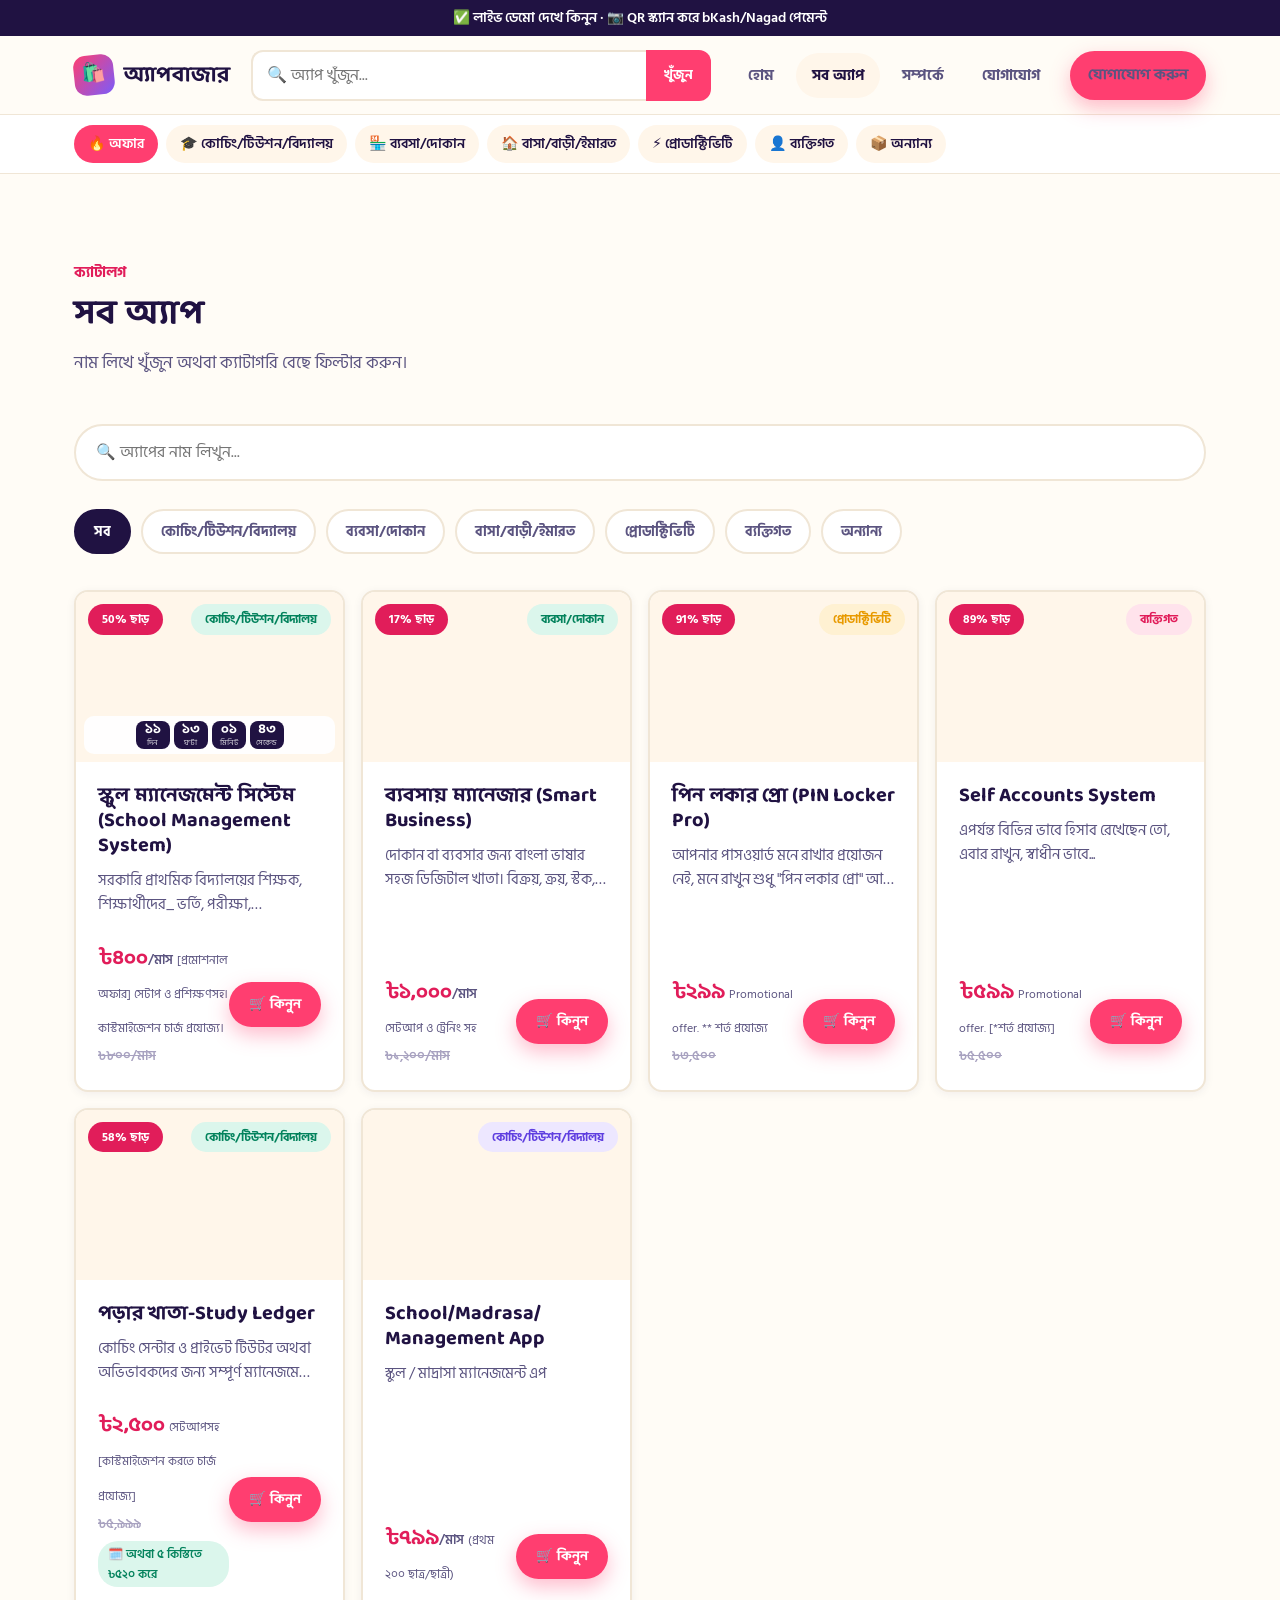
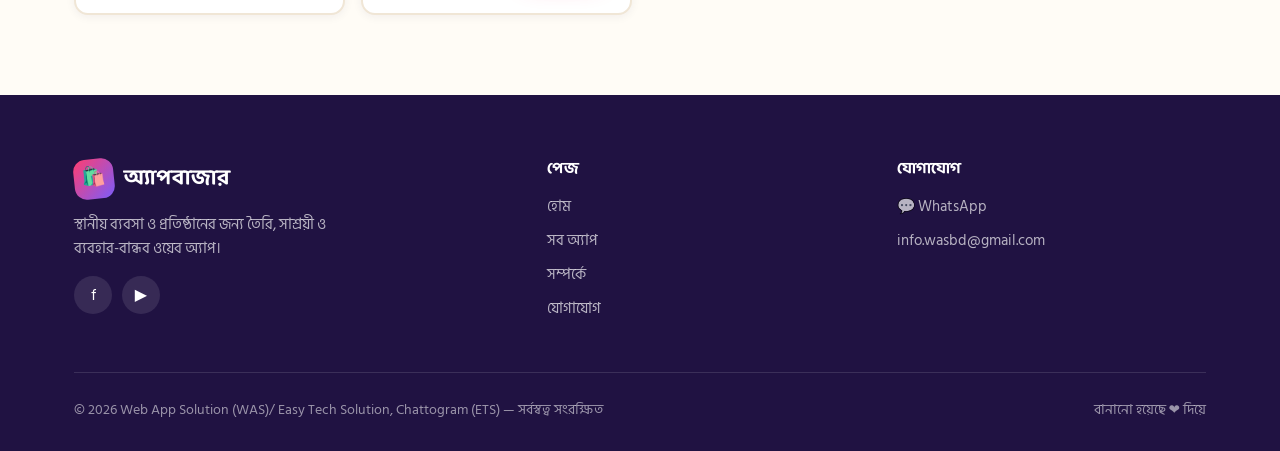
<file: apps.html>
<!DOCTYPE html>
<html lang="bn">
<head>
<meta charset="UTF-8" />
<meta name="viewport" content="width=device-width, initial-scale=1.0" />
<title>সব অ্যাপ — অ্যাপবাজার</title>
<meta name="description" content="সব ওয়েব অ্যাপের তালিকা — ক্যাটাগরি অনুযায়ী খুঁজুন, লাইভ ডেমো দেখুন, সরাসরি কিনুন।" />
<link rel="icon" href="assets/icons/favicon.svg" type="image/svg+xml">
<link rel="preconnect" href="https://fonts.googleapis.com">
<link rel="preconnect" href="https://fonts.gstatic.com" crossorigin>
<link href="https://fonts.googleapis.com/css2?family=Baloo+Da+2:wght@500;600;700;800&family=Hind+Siliguri:wght@400;500;600;700&display=swap" rel="stylesheet">
<link rel="stylesheet" href="css/style.css">
</head>
<body data-page="apps">

<header class="site-header">
  <div class="container">
    <a href="index.html" class="brand"><span class="brand-mark">🛍️</span> <span data-site-name>অ্যাপবাজার</span></a>
    <nav class="main-nav">
      <a href="index.html" data-page="home">হোম</a>
      <a href="apps.html" data-page="apps">সব অ্যাপ</a>
      <a href="index.html#about" data-page="about">সম্পর্কে</a>
      <a href="index.html#contact" data-page="contact">যোগাযোগ</a>
      <a class="btn btn-primary btn-sm nav-cta" href="index.html#contact">যোগাযোগ করুন</a>
    </nav>
    <button class="nav-toggle" aria-label="মেনু">☰</button>
  </div>
</header>

<section style="padding-bottom:20px">
  <div class="container">
    <div class="section-head">
      <span class="kicker">ক্যাটালগ</span>
      <h2>সব অ্যাপ</h2>
      <p>নাম লিখে খুঁজুন অথবা ক্যাটাগরি বেছে ফিল্টার করুন।</p>
    </div>
    <div class="search-row">
      <input type="text" id="catalog-search" placeholder="🔍 অ্যাপের নাম লিখুন..." />
    </div>
    <div class="category-strip" id="category-strip"></div>
    <div class="apps-grid" id="catalog-grid"></div>
  </div>
</section>

<footer class="site-footer">
  <div class="container">
    <div class="footer-grid">
      <div>
        <a href="index.html" class="brand"><span class="brand-mark">🛍️</span> <span data-site-name>অ্যাপবাজার</span></a>
        <p style="margin-top:14px; max-width:34ch">স্থানীয় ব্যবসা ও প্রতিষ্ঠানের জন্য তৈরি, সাশ্রয়ী ও ব্যবহার-বান্ধব ওয়েব অ্যাপ।</p>
        <div class="social-row">
          <a href="#" aria-label="Facebook">f</a>
          <a href="#" aria-label="YouTube">▶</a>
        </div>
      </div>
      <div class="footer-col">
        <h4>পেজ</h4>
        <a href="index.html">হোম</a>
        <a href="apps.html">সব অ্যাপ</a>
        <a href="index.html#about">সম্পর্কে</a>
        <a href="index.html#contact">যোগাযোগ</a>
      </div>
      <div class="footer-col">
        <h4>যোগাযোগ</h4>
        <a data-whatsapp-link href="#" target="_blank" rel="noopener">💬 WhatsApp</a>
        <a data-email href="#">✉️ ইমেইল</a>
      </div>
    </div>
    <div class="footer-bottom">
      <span>© <span data-year></span> <span data-owner-name>অ্যাপবাজার</span> — সর্বস্বত্ব সংরক্ষিত</span>
      <span>বানানো হয়েছে ❤️ দিয়ে</span>
    </div>
  </div>
</footer>

<script src="js/products.js"></script>
<script src="js/main.js"></script>
</body>
</html>
</file>
<file: css/style.css>
/* ==========================================================================
   অ্যাপবাজার — মূল স্টাইলশিট
   থিম: উজ্জ্বল ও রঙিন, বাংলাদেশি বাজার/পোস্টার-এর মতো এনার্জেটিক লুক।
   রং/ফন্ট বদলাতে চাইলে শুধু নিচের :root ভ্যারিয়েবলগুলো বদলান — বাকি পুরো
   সাইটে এমনিতেই প্রতিফলিত হবে।
   ========================================================================== */

:root{
  /* --- রং --- */
  --bg: #FFFCF6;
  --bg-alt: #FFF6EA;
  --ink: #201242;
  --ink-soft: #5B5480;
  --card: #FFFFFF;
  --border: #F0E6D6;

  --pink: #FF3E70;
  --pink-dark: #E11D5A;
  --yellow: #FFB627;
  --yellow-dark: #E89A00;
  --teal: #04A777;
  --teal-dark: #04835D;
  --violet: #7B5CFA;
  --violet-dark: #5F3FE0;

  --shadow-sm: 0 2px 10px rgba(32,18,66,.06);
  --shadow-md: 0 14px 34px rgba(32,18,66,.12);
  --radius: 20px;
  --radius-sm: 12px;

  --font-display: 'Baloo Da 2', 'Hind Siliguri', system-ui, sans-serif;
  --font-body: 'Hind Siliguri', 'Segoe UI', system-ui, sans-serif;
}

*{ box-sizing:border-box; }
html{ scroll-behavior:smooth; }
body{
  margin:0; background:var(--bg); color:var(--ink);
  font-family:var(--font-body); font-size:16px; line-height:1.65;
  overflow-x:hidden;
}
h1,h2,h3,h4{ font-family:var(--font-display); font-weight:700; margin:0 0 .4em; color:var(--ink); line-height:1.25; }
p{ margin:0 0 1em; color:var(--ink-soft); }
a{ color:inherit; text-decoration:none; }
img{ max-width:100%; display:block; }
button{ font-family:inherit; cursor:pointer; }
.container{ max-width:1180px; margin:0 auto; padding:0 24px; }
.hidden{ display:none !important; }
::selection{ background:var(--yellow); color:var(--ink); }

@media (prefers-reduced-motion: reduce){
  html{ scroll-behavior:auto; }
  *{ animation-duration:.001ms !important; transition-duration:.001ms !important; }
}

/* ---------- বাটন ---------- */
.btn{
  display:inline-flex; align-items:center; justify-content:center; gap:8px;
  padding:13px 26px; border-radius:100px; border:2px solid transparent;
  font-weight:700; font-size:.98rem; font-family:var(--font-display);
  transition:transform .15s ease, box-shadow .15s ease, background .15s ease;
  white-space:nowrap;
}
.btn:active{ transform:scale(.97); }
.btn-primary{ background:var(--pink); color:#fff; box-shadow:0 8px 20px rgba(255,62,112,.35); }
.btn-primary:hover{ background:var(--pink-dark); box-shadow:0 10px 26px rgba(255,62,112,.45); }
.btn-dark{ background:var(--ink); color:#fff; }
.btn-dark:hover{ background:#3a2a6b; }
.btn-outline{ background:transparent; border-color:var(--ink); color:var(--ink); }
.btn-outline:hover{ background:var(--ink); color:#fff; }
.btn-teal{ background:var(--teal); color:#fff; box-shadow:0 8px 20px rgba(4,167,119,.3); }
.btn-teal:hover{ background:var(--teal-dark); }
.btn-block{ width:100%; }
.btn-sm{ padding:9px 18px; font-size:.86rem; }

/* ---------- ব্যাজ / ট্যাগ ---------- */
.tag{
  display:inline-flex; align-items:center; gap:6px; padding:5px 14px; border-radius:100px;
  font-size:.78rem; font-weight:700; background:var(--bg-alt); color:var(--ink-soft);
}
.tag.pink{ background:#FFE3EC; color:var(--pink-dark); }
.tag.teal{ background:#DBF6EC; color:var(--teal-dark); }
.tag.yellow{ background:#FFF1D2; color:var(--yellow-dark); }
.tag.violet{ background:#EDE7FF; color:var(--violet-dark); }
.tag.soon{ background:#EEEAEA; color:#7a7a7a; }

/* ---------- ব্লব ডেকোরেশন ---------- */
.blob-field{ position:absolute; inset:0; overflow:hidden; pointer-events:none; z-index:0; }
.blob{ position:absolute; filter:blur(2px); opacity:.85; }

/* ---------- হেডার ---------- */
.site-header{
  position:sticky; top:0; z-index:50; background:rgba(255,252,246,.88); backdrop-filter:blur(10px);
  border-bottom:1px solid var(--border);
}
.site-header .container{ display:flex; align-items:center; justify-content:space-between; height:78px; }
.brand{ display:flex; align-items:center; gap:10px; font-family:var(--font-display); font-weight:700; font-size:1.35rem; }
.brand-mark{
  width:40px; height:40px; border-radius:12px; display:flex; align-items:center; justify-content:center;
  background:linear-gradient(135deg, var(--pink), var(--violet)); color:#fff; font-size:1.2rem; flex-shrink:0;
  transform:rotate(-6deg);
}
.main-nav{ display:flex; align-items:center; gap:6px; }
.main-nav a{
  padding:10px 16px; border-radius:100px; font-weight:700; font-size:.95rem; color:var(--ink-soft);
  transition:background .15s, color .15s;
}
.main-nav a:hover, .main-nav a.active{ background:var(--bg-alt); color:var(--ink); }
.nav-cta{ margin-left:8px; }
.nav-toggle{
  display:none; width:44px; height:44px; border-radius:12px; border:2px solid var(--border); background:#fff;
  font-size:1.3rem; align-items:center; justify-content:center;
}

/* ---------- হিরো ---------- */
.hero{ position:relative; padding:76px 0 90px; overflow:hidden; }
.hero .container{ position:relative; z-index:1; display:grid; grid-template-columns:1.05fr .95fr; gap:56px; align-items:center; }
.hero-eyebrow{
  display:inline-flex; align-items:center; gap:8px; background:#fff; border:2px solid var(--border);
  padding:8px 16px 8px 8px; border-radius:100px; font-weight:700; font-size:.85rem; margin-bottom:22px; box-shadow:var(--shadow-sm);
}
.hero-eyebrow .dot{ width:26px; height:26px; border-radius:50%; background:var(--yellow); display:flex; align-items:center; justify-content:center; font-size:.9rem; }
.hero h1{ font-size:3.1rem; letter-spacing:-.01em; }
.hero h1 .accent{ color:var(--pink); }
.hero-sub{ font-size:1.18rem; max-width:46ch; margin-bottom:30px; }
.hero-ctas{ display:flex; gap:14px; flex-wrap:wrap; margin-bottom:34px; }
.hero-stats{ display:flex; gap:32px; flex-wrap:wrap; }
.hero-stat b{ font-family:var(--font-display); font-size:1.6rem; display:block; color:var(--ink); }
.hero-stat span{ font-size:.85rem; color:var(--ink-soft); }

/* ফোন মকআপে লাইভ প্রিভিউ */
.hero-visual{ position:relative; display:flex; justify-content:center; }
.phone-mock{
  width:290px; background:var(--ink); border-radius:38px; padding:14px 14px 22px; box-shadow:var(--shadow-md);
  transform:rotate(4deg); transition:transform .4s ease;
}
.hero-visual:hover .phone-mock{ transform:rotate(0deg) translateY(-4px); }
.phone-notch{ width:70px; height:8px; background:#000; border-radius:100px; margin:0 auto 10px; }
.phone-screen{
  background:#fff; border-radius:22px; overflow:hidden; aspect-ratio:9/17.5;
  display:flex; flex-direction:column; box-shadow:inset 0 0 0 1px rgba(0,0,0,.06);
}
.phone-screen .ps-bar{ height:46px; background:linear-gradient(120deg,var(--violet),var(--pink)); flex-shrink:0; }
.phone-screen .ps-body{ padding:14px; display:flex; flex-direction:column; gap:10px; flex:1; }
.ps-card{ background:var(--bg-alt); border-radius:12px; padding:12px; }
.ps-card b{ display:block; font-size:.78rem; margin-bottom:4px; }
.ps-line{ height:8px; border-radius:6px; background:var(--border); margin-top:6px; }
.ps-line.short{ width:55%; }
.float-chip{
  position:absolute; background:#fff; border-radius:16px; padding:10px 16px; box-shadow:var(--shadow-md);
  display:flex; align-items:center; gap:8px; font-weight:700; font-size:.85rem; animation:float 4.5s ease-in-out infinite;
}
.float-chip.c1{ top:8%; left:-6%; color:var(--teal-dark); }
.float-chip.c2{ bottom:10%; right:-8%; color:var(--pink-dark); animation-delay:1.2s; }
@keyframes float{ 0%,100%{ transform:translateY(0);} 50%{ transform:translateY(-12px);} }

/* ---------- সেকশন সাধারণ ---------- */
section{ padding:86px 0; position:relative; }
.section-head{ max-width:640px; margin:0 0 46px; }
.section-head .kicker{ font-weight:700; color:var(--pink-dark); font-size:.95rem; margin-bottom:8px; display:block; }
.section-head h2{ font-size:2.15rem; }
.section-head p{ font-size:1.08rem; }
.section-head.center{ margin-left:auto; margin-right:auto; text-align:center; }

/* ---------- ভ্যালু/ফিচার কার্ড ---------- */
.value-grid{ display:grid; grid-template-columns:repeat(4,1fr); gap:20px; }
.value-card{ background:var(--card); border:2px solid var(--border); border-radius:var(--radius); padding:28px 24px; transition:transform .2s, border-color .2s; }
.value-card:hover{ transform:translateY(-6px); border-color:var(--pink); }
.value-icon{ width:52px; height:52px; border-radius:14px; display:flex; align-items:center; justify-content:center; font-size:1.5rem; margin-bottom:16px; }
.value-card:nth-child(4n+1) .value-icon{ background:#FFE3EC; }
.value-card:nth-child(4n+2) .value-icon{ background:#DBF6EC; }
.value-card:nth-child(4n+3) .value-icon{ background:#FFF1D2; }
.value-card:nth-child(4n+4) .value-icon{ background:#EDE7FF; }
.value-card h3{ font-size:1.15rem; }
.value-card p{ font-size:.94rem; margin:0; }

/* ---------- অ্যাপ কার্ড গ্রিড ---------- */
.apps-grid{ display:grid; grid-template-columns:repeat(3,1fr); gap:26px; }
.app-card{
  background:var(--card); border-radius:var(--radius); overflow:hidden; box-shadow:var(--shadow-sm);
  border:2px solid var(--border); display:flex; flex-direction:column; transition:transform .2s, box-shadow .2s;
}
.app-card:hover{ transform:translateY(-6px); box-shadow:var(--shadow-md); }
.app-card.soon{ opacity:.72; }
.app-thumb{
  height:170px; position:relative; display:flex; align-items:center; justify-content:center; font-size:3rem;
  color:#fff;
}
.app-thumb .thumb-tag{ position:absolute; top:12px; right:12px; }
.app-thumb .discount-badge{ position:absolute; top:12px; left:12px; }
.app-thumb.has-image{ background-color:var(--bg-alt); }
.app-body{ padding:22px; display:flex; flex-direction:column; gap:10px; flex:1; }
.app-body h3{ font-size:1.25rem; margin-bottom:0; }
.app-tagline{ font-size:.92rem; color:var(--ink-soft); margin:0; }
.app-meta-row{ display:flex; align-items:center; justify-content:space-between; margin-top:auto; padding-top:14px; }
.app-price{ font-family:var(--font-display); font-weight:700; font-size:1.2rem; color:var(--ink); }
.app-price small{ font-family:var(--font-body); font-weight:400; font-size:.72rem; color:var(--ink-soft); }
.price-was{ font-family:var(--font-body); font-weight:600; font-size:.8rem; color:#a8a2c0; text-decoration:line-through; margin-top:2px; }
/* মাসিক/বাৎসরিক লেজুড় (৳৫০০/মাস) — দামের চেয়ে ছোট ও হালকা, যাতে মূল দামই চোখে পড়ে */
.price-suffix{ font-family:var(--font-body); font-weight:600; font-size:.62em; color:var(--ink-soft); }
.price-installment{ font-family:var(--font-body); font-weight:600; font-size:.76rem; color:var(--teal-dark); background:#DBF6EC; display:inline-block; padding:3px 10px; border-radius:20px; margin-top:6px; }

/* ---------- ক্যারাউসেল (হোমপেজের ফিচারড অ্যাপ স্লাইডার) ---------- */
.carousel{ position:relative; }
.carousel-track{
  display:flex; gap:26px; overflow-x:auto; scroll-snap-type:x mandatory; scroll-behavior:smooth;
  padding:4px; margin:-4px; scrollbar-width:none;
}
.carousel-track::-webkit-scrollbar{ display:none; }
.carousel-item{ flex:0 0 calc((100% - 52px) / 3); scroll-snap-align:start; display:flex; }
.carousel-item .app-card{ width:100%; }
.carousel-arrow{
  position:absolute; top:calc(85px - 22px); width:44px; height:44px; border-radius:50%; z-index:5;
  background:#fff; border:2px solid var(--border); box-shadow:var(--shadow-md); font-size:1.5rem; line-height:1;
  color:var(--ink); display:flex; align-items:center; justify-content:center; transition:opacity .2s, transform .15s;
}
.carousel-arrow:hover:not(:disabled){ transform:scale(1.08); border-color:var(--pink); color:var(--pink); }
.carousel-arrow:disabled{ opacity:.3; cursor:default; }
.carousel-arrow.prev{ left:-18px; }
.carousel-arrow.next{ right:-18px; }
.carousel-dots{ display:flex; justify-content:center; gap:8px; margin-top:22px; }
.carousel-dot{
  width:9px; height:9px; border-radius:50%; border:none; background:var(--border); padding:0;
  transition:background .2s, width .2s;
}
.carousel-dot.active{ background:var(--pink); width:26px; border-radius:20px; }
@media (max-width:980px){
  .carousel-item{ flex-basis:calc((100% - 26px) / 2); }
  .carousel-arrow.prev{ left:-6px; }
  .carousel-arrow.next{ right:-6px; }
}
@media (max-width:680px){
  .carousel-item{ flex-basis:100%; }
  .carousel-arrow{ display:none; }  /* মোবাইলে আঙুল দিয়ে সোয়াইপ করাই স্বাভাবিক */
}
.app-actions{ display:flex; gap:10px; }
.category-strip{ display:flex; gap:10px; flex-wrap:wrap; margin-bottom:36px; }
.category-chip{
  padding:9px 18px; border-radius:100px; border:2px solid var(--border); background:#fff; font-weight:700; font-size:.88rem;
  color:var(--ink-soft); transition:background .15s, color .15s, border-color .15s;
}
.category-chip.active, .category-chip:hover{ background:var(--ink); border-color:var(--ink); color:#fff; }
.search-row{ display:flex; gap:12px; margin-bottom:28px; }
.search-row input{
  flex:1; padding:14px 20px; border-radius:100px; border:2px solid var(--border); font-family:var(--font-body);
  font-size:.98rem; background:#fff;
}
.search-row input:focus{ outline:none; border-color:var(--pink); }
.empty-note{ text-align:center; color:var(--ink-soft); padding:60px 20px; font-size:1.05rem; }

/* ---------- কেন আমরা / প্রসেস ---------- */
.steps{ display:grid; grid-template-columns:repeat(3,1fr); gap:24px; }
.step-card{ position:relative; padding:30px 26px; background:var(--card); border-radius:var(--radius); border:2px solid var(--border); }
.step-card .step-icon{ font-size:2rem; margin-bottom:14px; display:block; }

/* ---------- টেস্টিমোনিয়াল / সিটিএ ব্যান্ড ---------- */
.cta-band{
  background:linear-gradient(120deg, var(--violet), var(--pink)); border-radius:32px; padding:56px 50px;
  color:#fff; display:flex; align-items:center; justify-content:space-between; gap:30px; flex-wrap:wrap;
  position:relative; overflow:hidden;
}
.cta-band h2{ color:#fff; font-size:1.9rem; max-width:520px; margin-bottom:8px; }
.cta-band p{ color:rgba(255,255,255,.88); margin:0; max-width:480px; }
.cta-band .btn-primary{ background:#fff; color:var(--pink-dark); box-shadow:none; }
.cta-band .btn-primary:hover{ background:#fff2f5; }

/* ---------- অ্যাপ ডিটেইল পেজ ---------- */
.detail-hero{ display:grid; grid-template-columns:1fr 1fr; gap:50px; align-items:start; }
.detail-thumb{ border-radius:var(--radius); height:340px; display:flex; align-items:center; justify-content:center; font-size:5rem; color:#fff; }
.detail-thumb.has-image{ background-color:var(--bg-alt); }
.video-embed{ position:relative; width:100%; padding-top:56.25%; border-radius:var(--radius); overflow:hidden; margin-top:14px; box-shadow:var(--shadow-sm); background:#000; }
.video-embed iframe{ position:absolute; inset:0; width:100%; height:100%; border:0; }
.detail-info .tag{ margin-bottom:14px; }
.detail-info h1{ font-size:2.4rem; }
.feature-list{ list-style:none; margin:20px 0; padding:0; display:grid; gap:12px; }
.feature-list li{ display:flex; gap:10px; align-items:flex-start; font-size:.98rem; color:var(--ink); }
.feature-list li .ic{ flex-shrink:0; width:26px; height:26px; border-radius:50%; background:#DBF6EC; color:var(--teal-dark); display:flex; align-items:center; justify-content:center; font-size:.8rem; margin-top:1px; }
.price-box{ background:var(--card); border:2px solid var(--border); border-radius:var(--radius); padding:26px; margin-top:22px; }
.price-box .price-big{ font-family:var(--font-display); font-size:2.1rem; font-weight:700; }
.price-box .price-big small{ font-family:var(--font-body); font-size:.85rem; font-weight:400; color:var(--ink-soft); }
.price-box .price-big .price-was{ font-size:1rem; margin-top:4px; }
.detail-actions{ display:flex; gap:12px; margin-top:16px; flex-wrap:wrap; }
.detail-body{ margin-top:70px; display:grid; grid-template-columns:2fr 1fr; gap:50px; }
.detail-body h2{ font-size:1.5rem; }
.spec-table{ width:100%; border-collapse:collapse; margin-top:10px; }
.spec-table tr{ border-bottom:1px solid var(--border); }
.spec-table td{ padding:12px 0; font-size:.92rem; }
.spec-table td:first-child{ color:var(--ink-soft); width:40%; }

/* ---------- মডাল (কিনুন) ---------- */
.modal-overlay{
  position:fixed; inset:0; background:rgba(32,18,66,.55); display:flex; align-items:center; justify-content:center;
  padding:20px; z-index:200; opacity:0; pointer-events:none; transition:opacity .2s;
}
.modal-overlay.open{ opacity:1; pointer-events:auto; }
.modal-box{
  background:#fff; border-radius:24px; width:100%; max-width:480px; max-height:92vh; overflow-y:auto;
  padding:30px; position:relative; transform:translateY(14px); transition:transform .2s;
}
.modal-overlay.open .modal-box{ transform:translateY(0); }
.modal-close{ position:absolute; top:18px; right:18px; width:36px; height:36px; border-radius:50%; border:2px solid var(--border); background:#fff; font-size:1.1rem; }
.modal-box h3{ font-size:1.35rem; margin-bottom:4px; }
.modal-app-name{ color:var(--ink-soft); font-size:.92rem; margin-bottom:20px; }
.buy-tabs{ display:flex; gap:8px; background:var(--bg-alt); padding:5px; border-radius:100px; margin-bottom:22px; }
.buy-tab{ flex:1; padding:10px; border-radius:100px; border:none; background:transparent; font-weight:700; font-size:.88rem; color:var(--ink-soft); }
.buy-tab.active{ background:#fff; color:var(--ink); box-shadow:var(--shadow-sm); }
.pay-panel{ display:none; }
.pay-panel.active{ display:block; }
.pay-number-box{ background:var(--bg-alt); border-radius:14px; padding:16px; display:flex; align-items:center; justify-content:space-between; margin-bottom:8px; }
.pay-number-box b{ font-family:var(--font-display); font-size:1.15rem; letter-spacing:.02em; }
.pay-number-box span.method{ font-size:.78rem; color:var(--ink-soft); display:block; }
.copy-btn{ border:2px solid var(--border); background:#fff; border-radius:10px; padding:7px 12px; font-size:.8rem; font-weight:700; }
.form-field{ margin-bottom:14px; }
.form-field label{ display:block; font-size:.86rem; font-weight:700; margin-bottom:6px; color:var(--ink); }
.form-field input, .form-field select, .form-field textarea{
  width:100%; padding:12px 14px; border-radius:12px; border:2px solid var(--border); font-family:var(--font-body); font-size:.95rem;
}
.form-field input:focus, .form-field select:focus, .form-field textarea:focus{ outline:none; border-color:var(--pink); }
.pay-note{ font-size:.8rem; color:var(--ink-soft); margin-top:12px; }
.wa-preview{ background:var(--bg-alt); border-radius:14px; padding:16px; font-size:.88rem; color:var(--ink-soft); margin-bottom:18px; white-space:pre-line; }

/* ---------- ফুটার ---------- */
.site-footer{ background:var(--ink); color:#fff; padding:64px 0 30px; margin-top:60px; }
.footer-grid{ display:grid; grid-template-columns:1.4fr 1fr 1fr; gap:40px; padding-bottom:40px; border-bottom:1px solid rgba(255,255,255,.12); }
.site-footer .brand{ color:#fff; }
.footer-grid p{ color:rgba(255,255,255,.68); font-size:.92rem; }
.footer-col h4{ color:#fff; font-size:1rem; margin-bottom:16px; }
.footer-col a{ display:block; color:rgba(255,255,255,.68); font-size:.92rem; margin-bottom:10px; }
.footer-col a:hover{ color:#fff; }
.footer-bottom{ display:flex; justify-content:space-between; padding-top:26px; color:rgba(255,255,255,.55); font-size:.85rem; flex-wrap:wrap; gap:10px; }
.social-row{ display:flex; gap:10px; }
.social-row a{ width:38px; height:38px; border-radius:50%; background:rgba(255,255,255,.1); display:flex; align-items:center; justify-content:center; }

/* ---------- টোস্ট ---------- */
#toast{
  position:fixed; bottom:24px; left:50%; transform:translateX(-50%) translateY(20px); background:var(--ink); color:#fff;
  padding:14px 24px; border-radius:100px; font-weight:700; font-size:.9rem; opacity:0; pointer-events:none;
  transition:opacity .25s, transform .25s; z-index:300; box-shadow:var(--shadow-md);
}
#toast.show{ opacity:1; transform:translateX(-50%) translateY(0); }

/* ---------- রেসপন্সিভ ---------- */
@media (max-width:980px){
  .hero .container{ grid-template-columns:1fr; }
  .hero-visual{ order:-1; margin-bottom:10px; }
  .value-grid{ grid-template-columns:repeat(2,1fr); }
  .apps-grid{ grid-template-columns:repeat(2,1fr); }
  .steps{ grid-template-columns:1fr; }
  .detail-hero, .detail-body{ grid-template-columns:1fr; }
  .footer-grid{ grid-template-columns:1fr 1fr; }
}
@media (max-width:680px){
  .main-nav{ display:none; }
  .nav-toggle{ display:flex; }
  .hero h1{ font-size:2.15rem; }
  .hero-stats{ gap:22px; }
  .value-grid{ grid-template-columns:1fr; }
  .apps-grid{ grid-template-columns:1fr; }
  .cta-band{ padding:40px 26px; flex-direction:column; text-align:center; }
  .cta-band p{ margin:0 auto; }
  .footer-grid{ grid-template-columns:1fr; }
  section{ padding:60px 0; }
  .section-head h2{ font-size:1.7rem; }
}

/* ---------- পেমেন্ট QR ও টাকার পরিমাণ ---------- */
.amount-box{ background:#FFF1D2; border:2px solid var(--yellow-dark, #E0A800); border-radius:14px; padding:12px 16px; text-align:center; margin-bottom:14px; }
.amount-box span{ display:block; font-size:.8rem; color:var(--ink-soft); }
.amount-box b{ display:block; font-family:var(--font-display); font-size:1.7rem; line-height:1.3; }
.amount-box small{ display:block; font-size:.8rem; color:var(--ink-soft); }
.qr-box{ text-align:center; background:var(--bg-alt); border:2px dashed var(--border); border-radius:16px; padding:16px; margin-bottom:12px; }
.qr-img{ width:100%; max-width:280px; height:auto; border-radius:14px; background:#fff; box-shadow:var(--shadow-sm); display:block; margin:0 auto 12px; }
.qr-title{ font-weight:800; margin-bottom:4px; }
.qr-sub{ color:var(--ink-soft); font-size:.82rem; margin-bottom:12px; }
.qr-download{ font-size:.85rem; padding:10px 16px; }
.form-field input[readonly]{ background:var(--bg-alt); color:var(--ink-soft); }

/* ==========================================================================
   ই-কমার্স (Daraz-স্টাইল) লুক: ঘোষণা-বার, সার্চ, ক্যাটাগরি, ফ্ল্যাশ সেল, কাউন্টডাউন
   ========================================================================== */
.announce-bar{ background:var(--ink); color:#fff; text-align:center; font-size:.85rem; padding:7px 14px; font-weight:600; }
.header-search{ flex:1; max-width:460px; margin:0 20px; display:flex; }
.header-search input, .mobile-search input{ flex:1; min-width:0; border:2px solid var(--border); border-right:0; border-radius:12px 0 0 12px; padding:10px 14px; font:inherit; background:#fff; }
.header-search input:focus, .mobile-search input:focus{ outline:none; border-color:var(--pink); }
.header-search button, .mobile-search button{ border:0; background:var(--pink); color:#fff; font-weight:700; padding:0 18px; border-radius:0 12px 12px 0; }
.header-search button:hover, .mobile-search button:hover{ background:var(--pink-dark); }
.mobile-search{ display:none; margin:10px 0 0; }
.cat-nav{ background:#fff; border-bottom:1px solid var(--border); }
.cat-nav-row{ display:flex; gap:8px; overflow-x:auto; padding:10px 0; scrollbar-width:none; }
.cat-nav-row::-webkit-scrollbar{ display:none; }
.cat-pill{ flex:0 0 auto; padding:7px 14px; border-radius:999px; background:var(--bg-alt); font-weight:600; font-size:.88rem; white-space:nowrap; }
.cat-pill:hover{ background:#FFE3EC; color:var(--pink-dark); }
.cat-pill.hot{ background:var(--pink); color:#fff; }
@media (max-width:860px){ .header-search{ display:none; } .mobile-search{ display:flex; } }

.shop-section{ padding:34px 0 10px; }
.shop-head{ display:flex; align-items:center; gap:16px; flex-wrap:wrap; margin-bottom:16px; }
.shop-head h2{ margin:0; font-size:1.5rem; }
.shop-head > a{ margin-left:auto; font-weight:700; color:var(--pink-dark); }
.cat-tiles{ display:grid; grid-template-columns:repeat(auto-fill,minmax(150px,1fr)); gap:12px; }
.cat-tile{ background:#fff; border:1px solid var(--border); border-radius:14px; padding:16px 10px; text-align:center; display:flex; flex-direction:column; gap:2px; box-shadow:var(--shadow-sm); transition:transform .15s, box-shadow .15s; }
.cat-tile:hover{ transform:translateY(-3px); box-shadow:var(--shadow-md); }
.cat-tile .cat-ic{ font-size:2rem; }
.cat-tile b{ font-family:var(--font-display); font-size:.95rem; line-height:1.3; }
.cat-tile small{ color:var(--ink-soft); }
.flash-section .container{ background:linear-gradient(135deg,#FFF1F4,#FFF6E0); border:1px solid #FFD6DF; border-radius:22px; padding:22px; }
.flash-section .shop-head h2{ color:var(--pink-dark); }

.apps-grid{ grid-template-columns:repeat(auto-fill,minmax(250px,1fr)); gap:16px; }
.app-card{ border-radius:14px; }
.app-price{ color:var(--pink-dark); font-size:1.3rem; }
.app-tagline{ display:-webkit-box; -webkit-line-clamp:2; -webkit-box-orient:vertical; overflow:hidden; }
.discount-badge{ background:var(--pink-dark) !important; color:#fff !important; }

.cd{ display:flex; align-items:center; gap:8px; flex-wrap:wrap; }
.cd-label{ font-size:.78rem; font-weight:700; color:var(--pink-dark); }
.cd-time{ display:inline-flex; gap:4px; }
.cd-box{ background:var(--ink); color:#fff; border-radius:8px; padding:2px 7px; text-align:center; min-width:42px; line-height:1.2; }
.cd-box b{ display:block; font-family:var(--font-display); font-size:1.05rem; }
.cd-box small{ display:block; font-size:.58rem; opacity:.8; }
.cd-card{ position:absolute; left:8px; right:8px; bottom:8px; background:rgba(255,255,255,.94); border-radius:10px; padding:5px 8px; justify-content:center; gap:6px; }
.cd-card .cd-label{ display:none; }
.cd-card .cd-box{ min-width:34px; padding:1px 5px; }
.cd-card .cd-box b{ font-size:.85rem; }
.cd-card .cd-box small{ font-size:.5rem; }
.cd-big{ margin-bottom:12px; padding:10px 12px; background:#FFF1F4; border:1px dashed var(--pink); border-radius:12px; }
.cd-small{ justify-content:center; margin-top:8px; }
.cd-small .cd-box{ min-width:36px; }

.hero{ padding:44px 0 56px; }
@media (max-width:860px){ .hero{ padding:32px 0 44px; } }

.cd-end{ flex-basis:100%; font-size:.72rem; color:var(--ink-soft); font-weight:600; }
.cd-small .cd-end{ text-align:center; }
</file>
